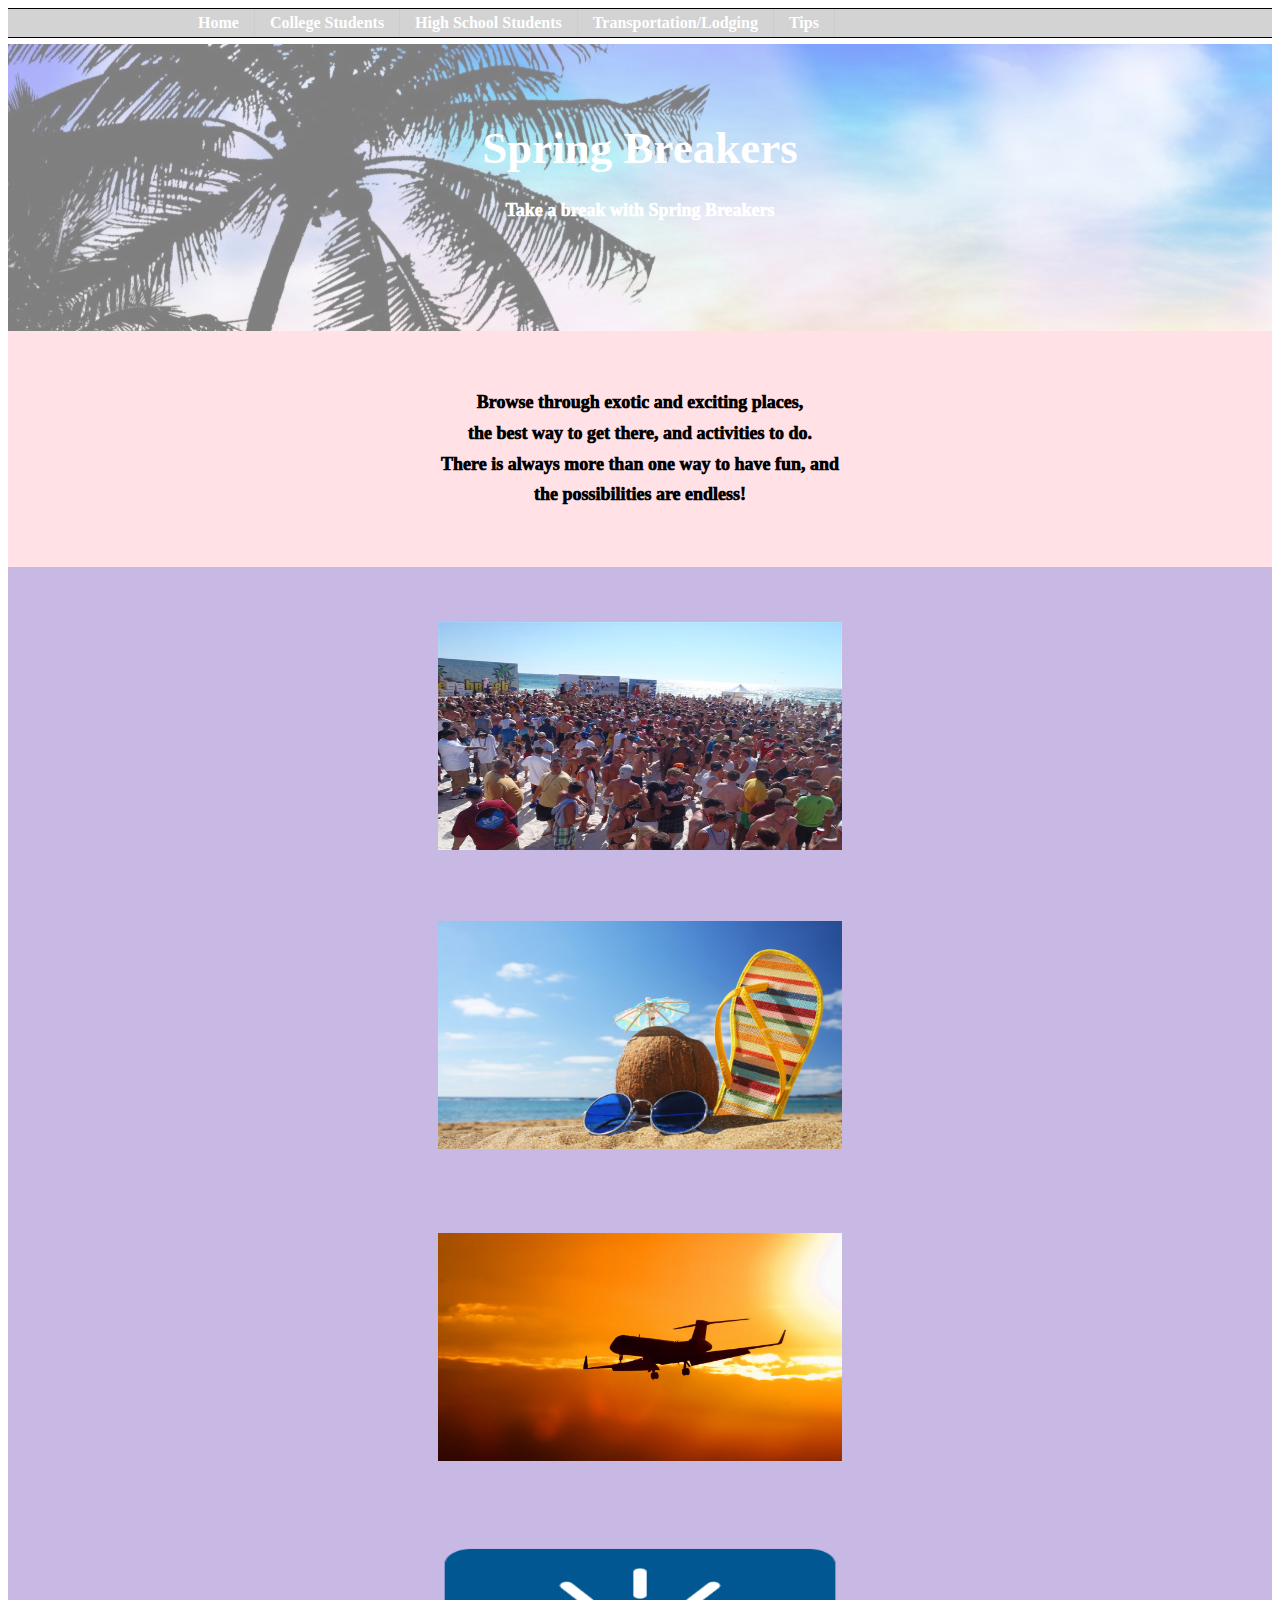
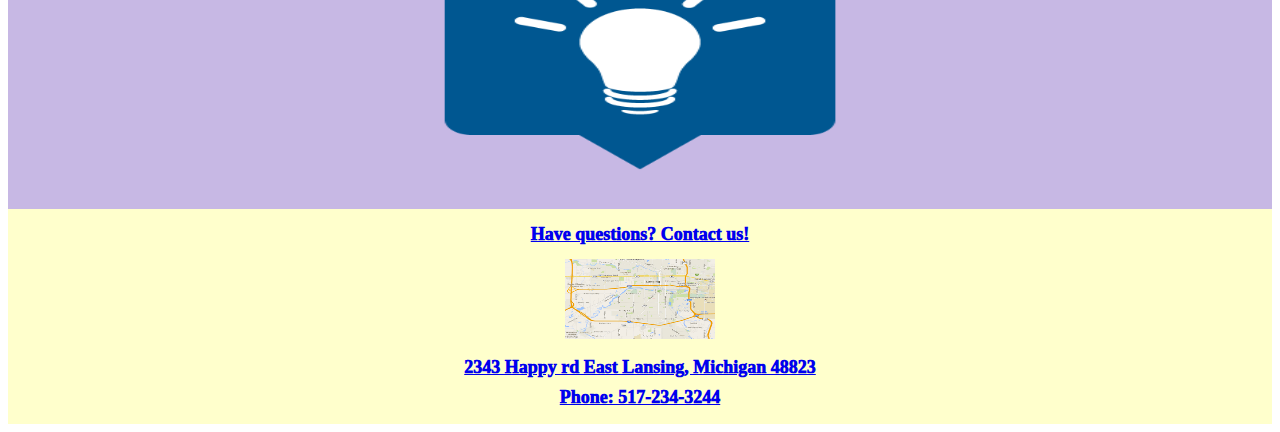
<file: final/Spring Breakers (Final)/index.html>
<!DOCTYPE html>
<!--[if lt IE 7]>      <html class="no-js lt-ie9 lt-ie8 lt-ie7"> <![endif]-->
<!--[if IE 7]>         <html class="no-js lt-ie9 lt-ie8"> <![endif]-->
<!--[if IE 8]>         <html class="no-js lt-ie9"> <![endif]-->
<!--[if gt IE 8]><!--> <html class="no-js"> <!--<![endif]-->
    <head>
        <meta charset="utf-8">
        <meta http-equiv="X-UA-Compatible" content="IE=edge">
        <title></title>
        <meta name="description" content="">
        <meta name="viewport" content="width=device-width, initial-scale=1">

        <!-- Place favicon.ico and apple-touch-icon.png in the root directory -->


        <link rel="stylesheet" href="css/application.css">
        <script src="js/vendor/modernizr-2.6.2.min.js"></script>
    </head>
    <body>
        <!--[if lt IE 7]>
            <p class="browsehappy">You are using an <strong>outdated</strong> browser. Please <a href="http://browsehappy.com/">upgrade your browser</a> to improve your experience.</p>
        <![endif]-->

        <!-- Add your site or application content here -->
        <ul id="nav">
          <li><a href="index.html">Home</a></li>
          <li><a href="college.html">College Students</a></li>
          <li><a href="hs.html">High School Students</a></li>
          <li><a href="tran.html">Transportation/Lodging</a></li>
          <li><a href="tips.html">Tips</a></li>
        </ul>

        <br>
      </br>
        <header>
          <h1>Spring Breakers</h1>
          <p> Take a break with Spring Breakers</p>
        </header>

        <section id="about">
          <div id="about_section">

            <p>Browse through exotic and exciting places,</p>
            <p>the best way to get there, and activities to do.</p>
            <p>There is always more than one way to have fun, and </p>
            <p>the possibilities are endless!</p>

          </div>
        </section>

        <main id="pages">

          <div id="college">
          <center><div id="college"> <a href="college.html"><img src="css/college.jpg" alt="college" style="width:404px;height:228px">
            <div class="overlay"><br />
            <span>College Students</span></div>
          </div>
          </div></center>
        </div>


        <div id="hs">
          <center><div id="hs"> <a href="hs.html"><img src="css/hs.jpg" alt="hs" style="width:404px;height:228px">
            <div class="overlay"><br />
              <span>High School Students</span></div>
            </div>
            </div></center>
          </div>

          <div id="tra">
          <center><div id="tran"> <a href="tran.html"><img src="css/airplane.jpg" alt="Tran" style="width:404px;height:228px">
            <div class="overlay"><br />
              <span>Transportation/Lodging</span></div>
            </div>
          </div></center>
          </div>

          <div id="tipp">
          <center><div id="tip"> <a href="tips.html"> <img src="css/tip.png" alt="tip" style="width:404px;height:228px">
            <div class="overlay"><br />
              <span>Tips</span></div>
            </div>

      </main>


          <footer>
            <p> Have questions? Contact us!</p>
            <center><img src="css/map.png" alt="tip" style="width:150px;height:80px"></center>
            <p> 2343 Happy rd East Lansing, Michigan 48823</p>
            <p>Phone: 517-234-3244</p>
          </footer>





        <script src="//ajax.googleapis.com/ajax/libs/jquery/1.10.2/jquery.min.js"></script>
        <script>window.jQuery || document.write('<script src="js/vendor/jquery-1.10.2.min.js"><\/script>')</script>
        <script src="js/plugins.js"></script>
        <script src="js/main.js"></script>

        <!-- Google Analytics: change UA-XXXXX-X to be your site's ID. -->
        <script>
            (function(b,o,i,l,e,r){b.GoogleAnalyticsObject=l;b[l]||(b[l]=
            function(){(b[l].q=b[l].q||[]).push(arguments)});b[l].l=+new Date;
            e=o.createElement(i);r=o.getElementsByTagName(i)[0];
            e.src='//www.google-analytics.com/analytics.js';
            r.parentNode.insertBefore(e,r)}(window,document,'script','ga'));
            ga('create','UA-XXXXX-X');ga('send','pageview');
        </script>
    </body>
</html>
</file>
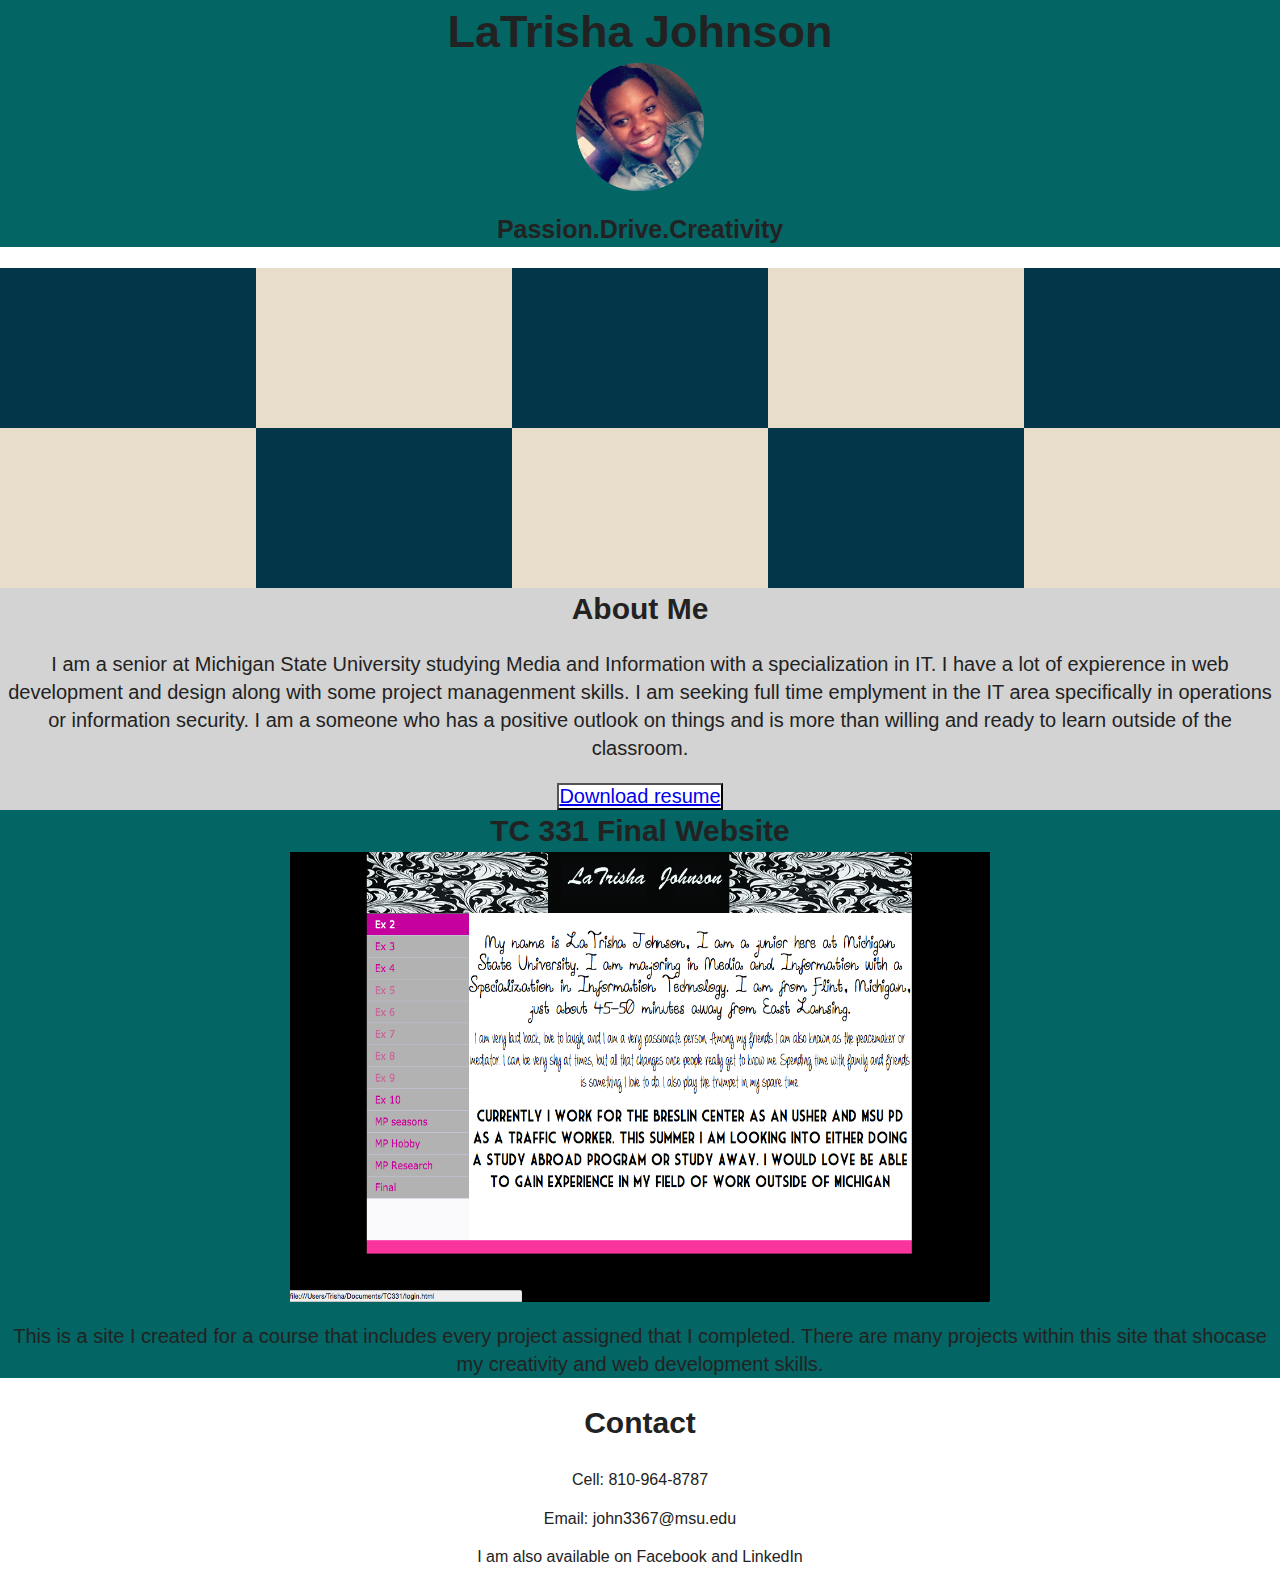
<file: week7/portfolio /index.html>
<!DOCTYPE html>
<!--[if lt IE 7]>      <html class="no-js lt-ie9 lt-ie8 lt-ie7"> <![endif]-->
<!--[if IE 7]>         <html class="no-js lt-ie9 lt-ie8"> <![endif]-->
<!--[if IE 8]>         <html class="no-js lt-ie9"> <![endif]-->
<!--[if gt IE 8]><!--> <html class="no-js"> <!--<![endif]-->
    <head>
        <meta charset="utf-8">
        <meta http-equiv="X-UA-Compatible" content="IE=edge">
        <title></title>
        <meta name="description" content="">
        <meta name="viewport" content="width=device-width, initial-scale=1">

        <!-- Place favicon.ico and apple-touch-icon.png in the root directory -->

        <link rel="stylesheet" href="css/normalize.css">
        <link rel="stylesheet" href="css/main.css">
        <script src="js/vendor/modernizr-2.6.2.min.js"></script>
    </head>
    <body>


        <!-- Fix all buttons/clean them up, add links, add about me section, clean up and add more to feature section, TURN IN :)-->
<main class="Trisha-home" id="masthead">
            <h1>LaTrisha Johnson</h1>
            <img src="img/trish.png" alt="me" style="width:128px;height:128px">
            <h2>Passion.Drive.Creativity</h2>

    </main>

      <ul class="media-grid media-grid-sm">
       <li></li>
       <li></li>
       <li></li>
       <li></li>
       <li></li>
       <li></li>
       <li></li>
       <li></li>
       <li></li>
       <li></li>

      </ul>


      <main class="About-me" id="me">
                 <h2>About Me</h2>
                 <p>I am a senior at Michigan State University studying Media and Information with a specialization in IT.
                 I have a lot of expierence in web development and design along with some project managenment skills.
                 I am seeking full time emplyment in the IT area specifically in operations or information security.
                 I am a someone who has a positive outlook on things and is more than willing and ready to learn outside of the classroom.</p>
                 <button>
                    <a href="doc/Resume.doc">Download resume</a>
                  </button>
         </main>


  <main class="Feature-home" id="feature">
            <h2>TC 331 Final Website</h2>
            <img src="img/tc331.png" alt="me" style="width:700px;height:450px">
            <p>This is a site I created for a course that includes every project assigned that I completed.
              There are many projects within this site that shocase my creativity and web development skills.
             </p>

    </main>


  <main class="contact-home" id="contact">
            <h2>Contact</h2>

          <p> Cell: 810-964-8787</p>
          <p> Email: john3367@msu.edu</p>
          <p> I am also available on Facebook and LinkedIn</p>

    </main>



        <script src="//ajax.googleapis.com/ajax/libs/jquery/1.10.2/jquery.min.js"></script>
        <script>window.jQuery || document.write('<script src="js/vendor/jquery-1.10.2.min.js"><\/script>')</script>
        <script src="js/plugins.js"></script>
        <script src="js/main.js"></script>

        <!-- Google Analytics: change UA-XXXXX-X to be your site's ID. -->
        <script>
            (function(b,o,i,l,e,r){b.GoogleAnalyticsObject=l;b[l]||(b[l]=
            function(){(b[l].q=b[l].q||[]).push(arguments)});b[l].l=+new Date;
            e=o.createElement(i);r=o.getElementsByTagName(i)[0];
            e.src='//www.google-analytics.com/analytics.js';
            r.parentNode.insertBefore(e,r)}(window,document,'script','ga'));
            ga('create','UA-XXXXX-X');ga('send','pageview');
        </script>
    </body>
</html>
</file>
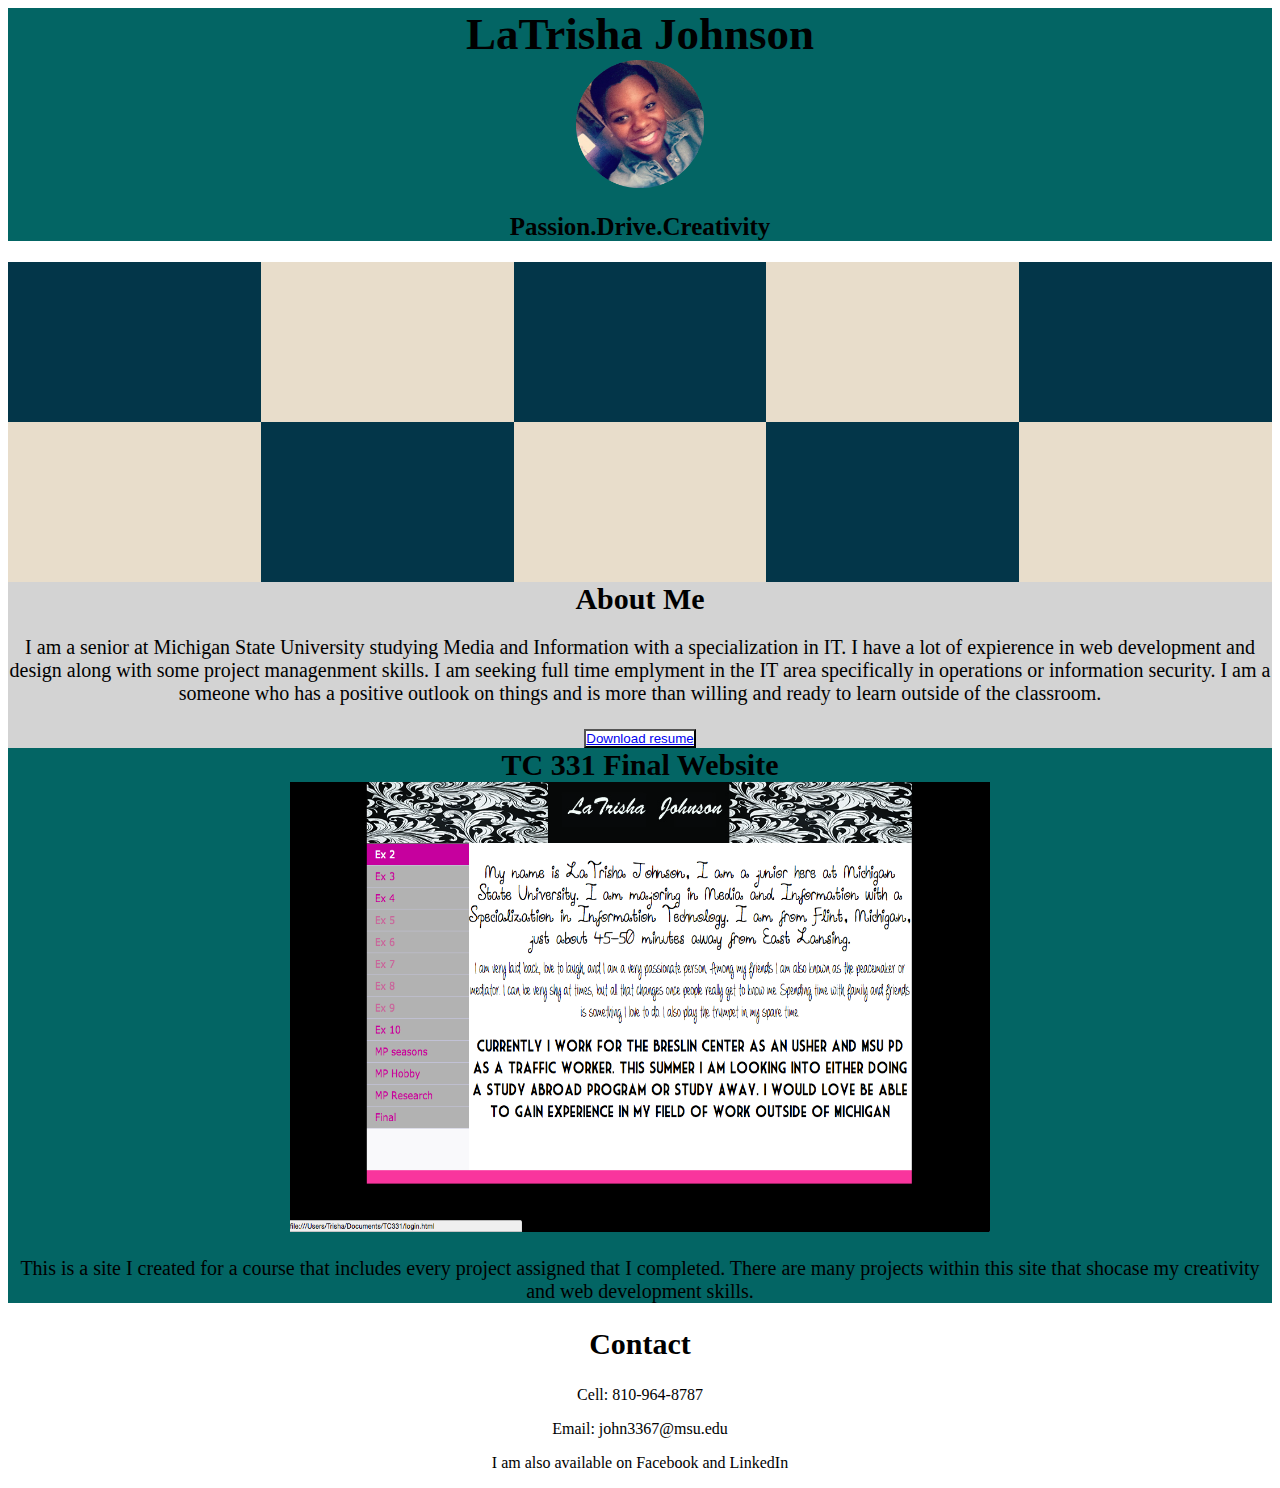
<file: week8/portfolio /index.html>
<!DOCTYPE html>
<!--[if lt IE 7]>      <html class="no-js lt-ie9 lt-ie8 lt-ie7"> <![endif]-->
<!--[if IE 7]>         <html class="no-js lt-ie9 lt-ie8"> <![endif]-->
<!--[if IE 8]>         <html class="no-js lt-ie9"> <![endif]-->
<!--[if gt IE 8]><!--> <html class="no-js"> <!--<![endif]-->
    <head>
        <meta charset="utf-8">
        <meta http-equiv="X-UA-Compatible" content="IE=edge">
        <title></title>
        <meta name="description" content="">
        <meta name="viewport" content="width=device-width, initial-scale=1">

        <!-- Place favicon.ico and apple-touch-icon.png in the root directory -->

        <link rel="stylesheet" href="css/application.css">
        <!--<link rel="stylesheet" href="css/main.css">-->
        <script src="js/vendor/modernizr-2.6.2.min.js"></script>
    </head>
    <body>


        <!--Begin Code :)-->
<main class="Trisha-home" id="masthead">
            <h1>LaTrisha Johnson</h1>
            <img src="img/trish.png" alt="me" style="width:128px;height:128px">
            <h2>Passion.Drive.Creativity</h2>

    </main>

<section class="med-grd" id="media-grid">
      <ul class="media-grid media-grid-sm">
       <li></li>
       <li></li>
       <li></li>
       <li></li>
       <li></li>
       <li></li>
       <li></li>
       <li></li>
       <li></li>
       <li></li>

      </ul>
    </section>


      <main class="About-me" id="me">
                 <h2>About Me</h2>
                 <p>I am a senior at Michigan State University studying Media and Information with a specialization in IT.
                 I have a lot of expierence in web development and design along with some project managenment skills.
                 I am seeking full time emplyment in the IT area specifically in operations or information security.
                 I am a someone who has a positive outlook on things and is more than willing and ready to learn outside of the classroom.</p>
                 <button>
                    <a href="doc/Resume.doc">Download resume</a>
                  </button>
         </main>


  <main class="Feature-home" id="feature">
            <h2>TC 331 Final Website</h2>
            <img src="img/tc331.png" alt="me" style="width:700px;height:450px">
            <p>This is a site I created for a course that includes every project assigned that I completed.
              There are many projects within this site that shocase my creativity and web development skills.
             </p>

    </main>


  <main class="contact-home" id="contact">
            <h2>Contact</h2>

          <p> Cell: 810-964-8787</p>
          <p> Email: john3367@msu.edu</p>
          <p> I am also available on Facebook and LinkedIn</p>

    </main>



        <script src="//ajax.googleapis.com/ajax/libs/jquery/1.10.2/jquery.min.js"></script>
        <script>window.jQuery || document.write('<script src="js/vendor/jquery-1.10.2.min.js"><\/script>')</script>
        <script src="js/plugins.js"></script>
        <script src="js/main.js"></script>

        <!-- Google Analytics: change UA-XXXXX-X to be your site's ID. -->
        <script>
            (function(b,o,i,l,e,r){b.GoogleAnalyticsObject=l;b[l]||(b[l]=
            function(){(b[l].q=b[l].q||[]).push(arguments)});b[l].l=+new Date;
            e=o.createElement(i);r=o.getElementsByTagName(i)[0];
            e.src='//www.google-analytics.com/analytics.js';
            r.parentNode.insertBefore(e,r)}(window,document,'script','ga'));
            ga('create','UA-XXXXX-X');ga('send','pageview');
        </script>
    </body>
</html>
</file>
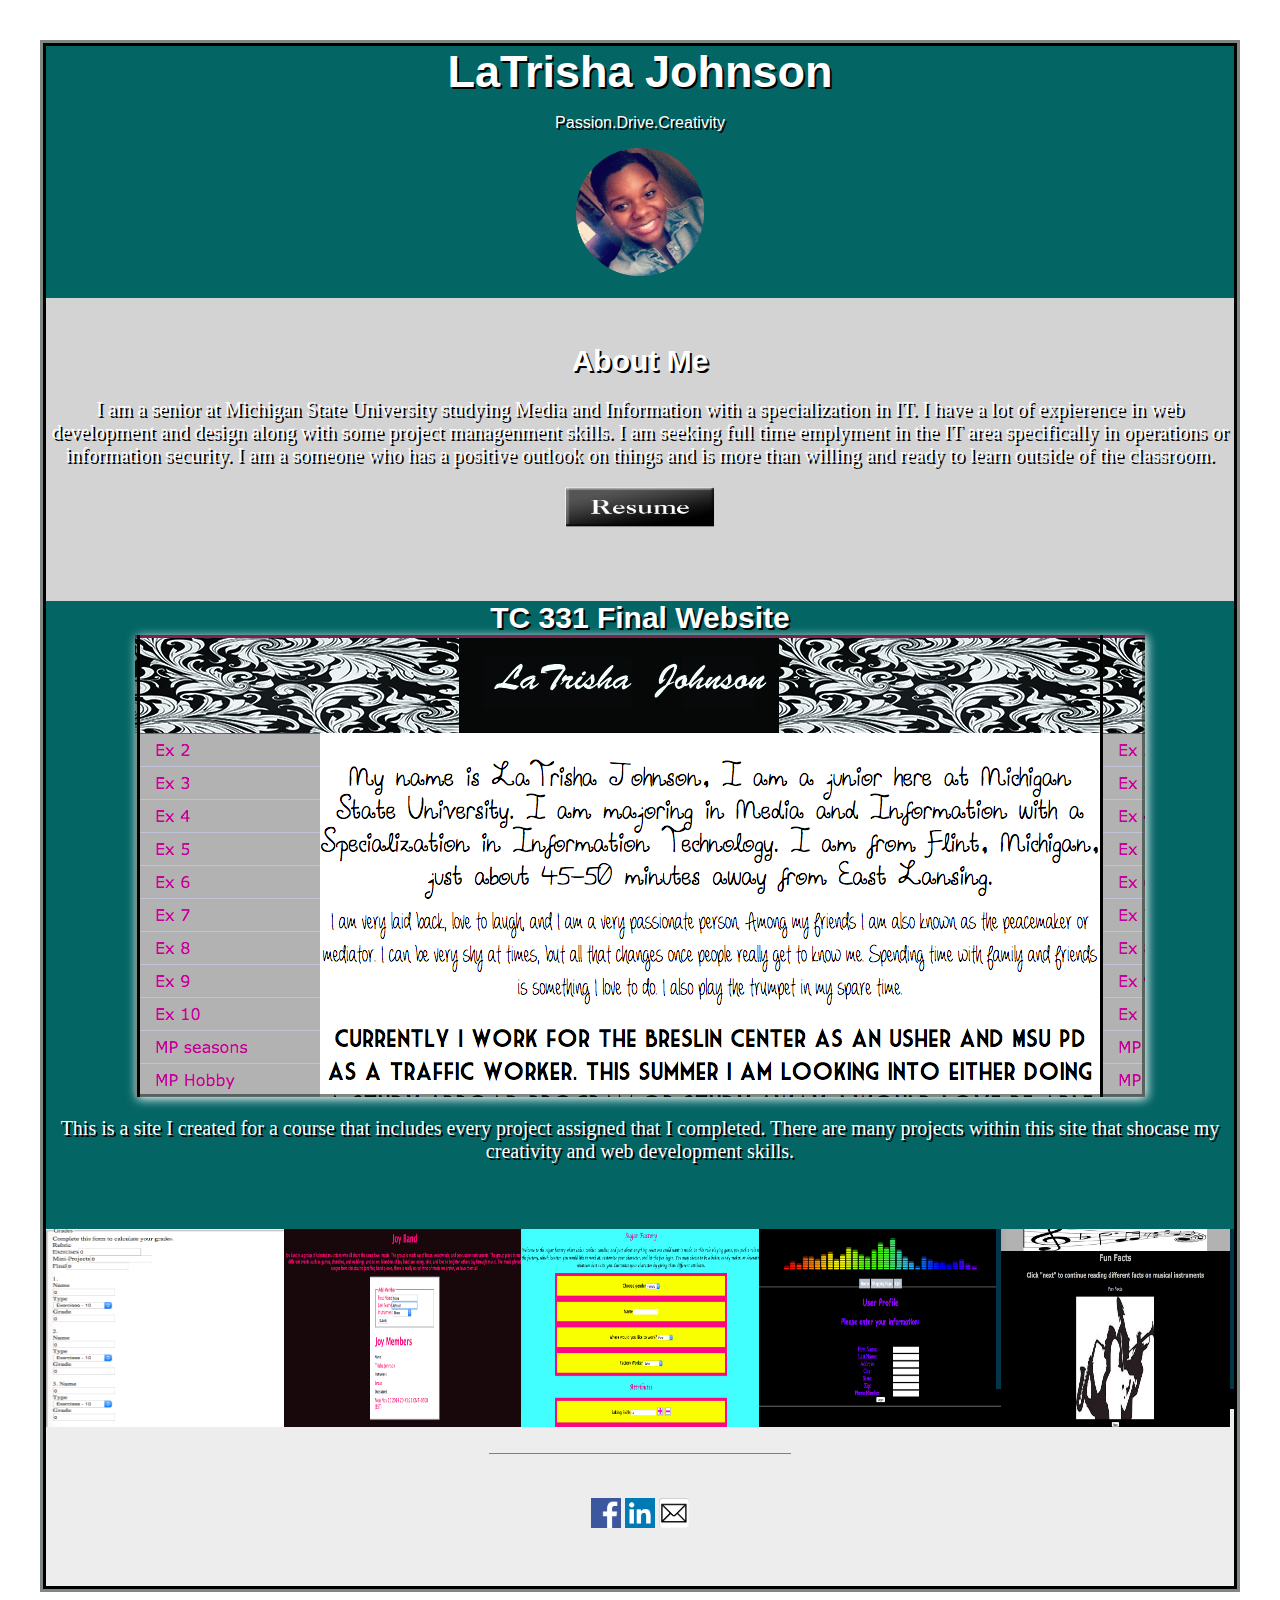
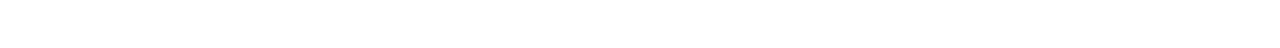
<file: week9/portfolio /index.html>
<!DOCTYPE html>
<!--[if lt IE 7]>      <html class="no-js lt-ie9 lt-ie8 lt-ie7"> <![endif]-->
<!--[if IE 7]>         <html class="no-js lt-ie9 lt-ie8"> <![endif]-->
<!--[if IE 8]>         <html class="no-js lt-ie9"> <![endif]-->
<!--[if gt IE 8]><!--> <html class="no-js"> <!--<![endif]-->
    <head>
        <meta charset="utf-8">
        <meta http-equiv="X-UA-Compatible" content="IE=edge">
        <title></title>
        <meta name="description" content="">
        <meta name="viewport" content="width=device-width, initial-scale=1">

        <!-- Place favicon.ico and apple-touch-icon.png in the root directory -->

        <link rel="stylesheet" href="css/application.css">
        <!--<link rel="stylesheet" href="css/main.css">-->
        <script src="js/vendor/modernizr-2.6.2.min.js"></script>
    </head>
    <body>


        <!--Begin Code :)-->

<div class='example'>
  <div id='padding-box'>

<section class="Trisha-home" id="masthead">
            <font face="Gill Sans, sans-serif"><h1>LaTrisha Johnson</h1></font>
            <font face="Gill Sans, sans-serif"><p>Passion.Drive.Creativity</p></font>
            <img src="img/trish.png" alt="me" style="width:128px;height:128px">
            <br>
            </br>

</section>

      <section class="About-me" id="me">
                <br>
                </br>
                 <font face="Gill Sans, sans-serif"><h2>About Me</h2></font>
                 <p>I am a senior at Michigan State University studying Media and Information with a specialization in IT.
                 I have a lot of expierence in web development and design along with some project managenment skills.
                 I am seeking full time emplyment in the IT area specifically in operations or information security.
                 I am a someone who has a positive outlook on things and is more than willing and ready to learn outside of the classroom.</p>

                  <a href="doc/Resume.doc"> <img src = "img/res.gif" style="width:150px;height:40px"></a>

                  <br>
                  </br>
                  <br>
                </br>
         </section>





  <section class="Feature-home" id="feature">
            <font face="Gill Sans, sans-serif"><h2>TC 331 Final Website</h2></font>
            <center><div class='img' id='height'</div></center>
            <p>This is a site I created for a course that includes every project assigned that I completed.
              There are many projects within this site that shocase my creativity and web development skills.
            </p>
             <br>
             </br>

    </section>

<section class="med-grd" id="media-grid">
      <ul class="media-grid media-grid-sm">
       <li><img src="img/img1.png" alt="me" style="width:243px;height:198px"></li>
       <li><img src="img/img2.png" alt="me" style="width:243px;height:198px"></li>
       <li><img src="img/img3.png" alt="me" style="width:243px;height:198px"></li>
       <li><img src="img/img4.png" alt="me" style="width:243px;height:198px"></li>
       <li><img src="img/img5.png" alt="me" style="width:229px;height:198px"></li>
     </ul>
    </section>

<br>
</br>
<br>
</br>
<br>
</br>
<br>
</br>
<br>
</br>

  <section class="contact-home" id="contact">
<br>
</br>
 <hr noshade size=1.5 width=300>
<br>
</br>

              <img src = "img/fb.jpg" style="width:30px;height:30px"ONCLICK="window.location.href='http://www.facebook.com/'">
            <img src = "img/li.png" style="width:30px;height:30px" ONCLICK="window.location.href='http://www.linkedin.com/'">
          <a href="mailto:john3367@msu.edu"><img src = "img/mail.png" style="width:30px;height:30px"></a>
        <br>
      </br>
      <br>
    </br>
    </section>

</div>


        <script src="//ajax.googleapis.com/ajax/libs/jquery/1.10.2/jquery.min.js"></script>
        <script>window.jQuery || document.write('<script src="js/vendor/jquery-1.10.2.min.js"><\/script>')</script>
        <script src="js/plugins.js"></script>
        <script src="js/main.js"></script>

        <!-- Google Analytics: change UA-XXXXX-X to be your site's ID. -->
        <script>
            (function(b,o,i,l,e,r){b.GoogleAnalyticsObject=l;b[l]||(b[l]=
            function(){(b[l].q=b[l].q||[]).push(arguments)});b[l].l=+new Date;
            e=o.createElement(i);r=o.getElementsByTagName(i)[0];
            e.src='//www.google-analytics.com/analytics.js';
            r.parentNode.insertBefore(e,r)}(window,document,'script','ga'));
            ga('create','UA-XXXXX-X');ga('send','pageview');
        </script>
    </body>
</html>
</file>
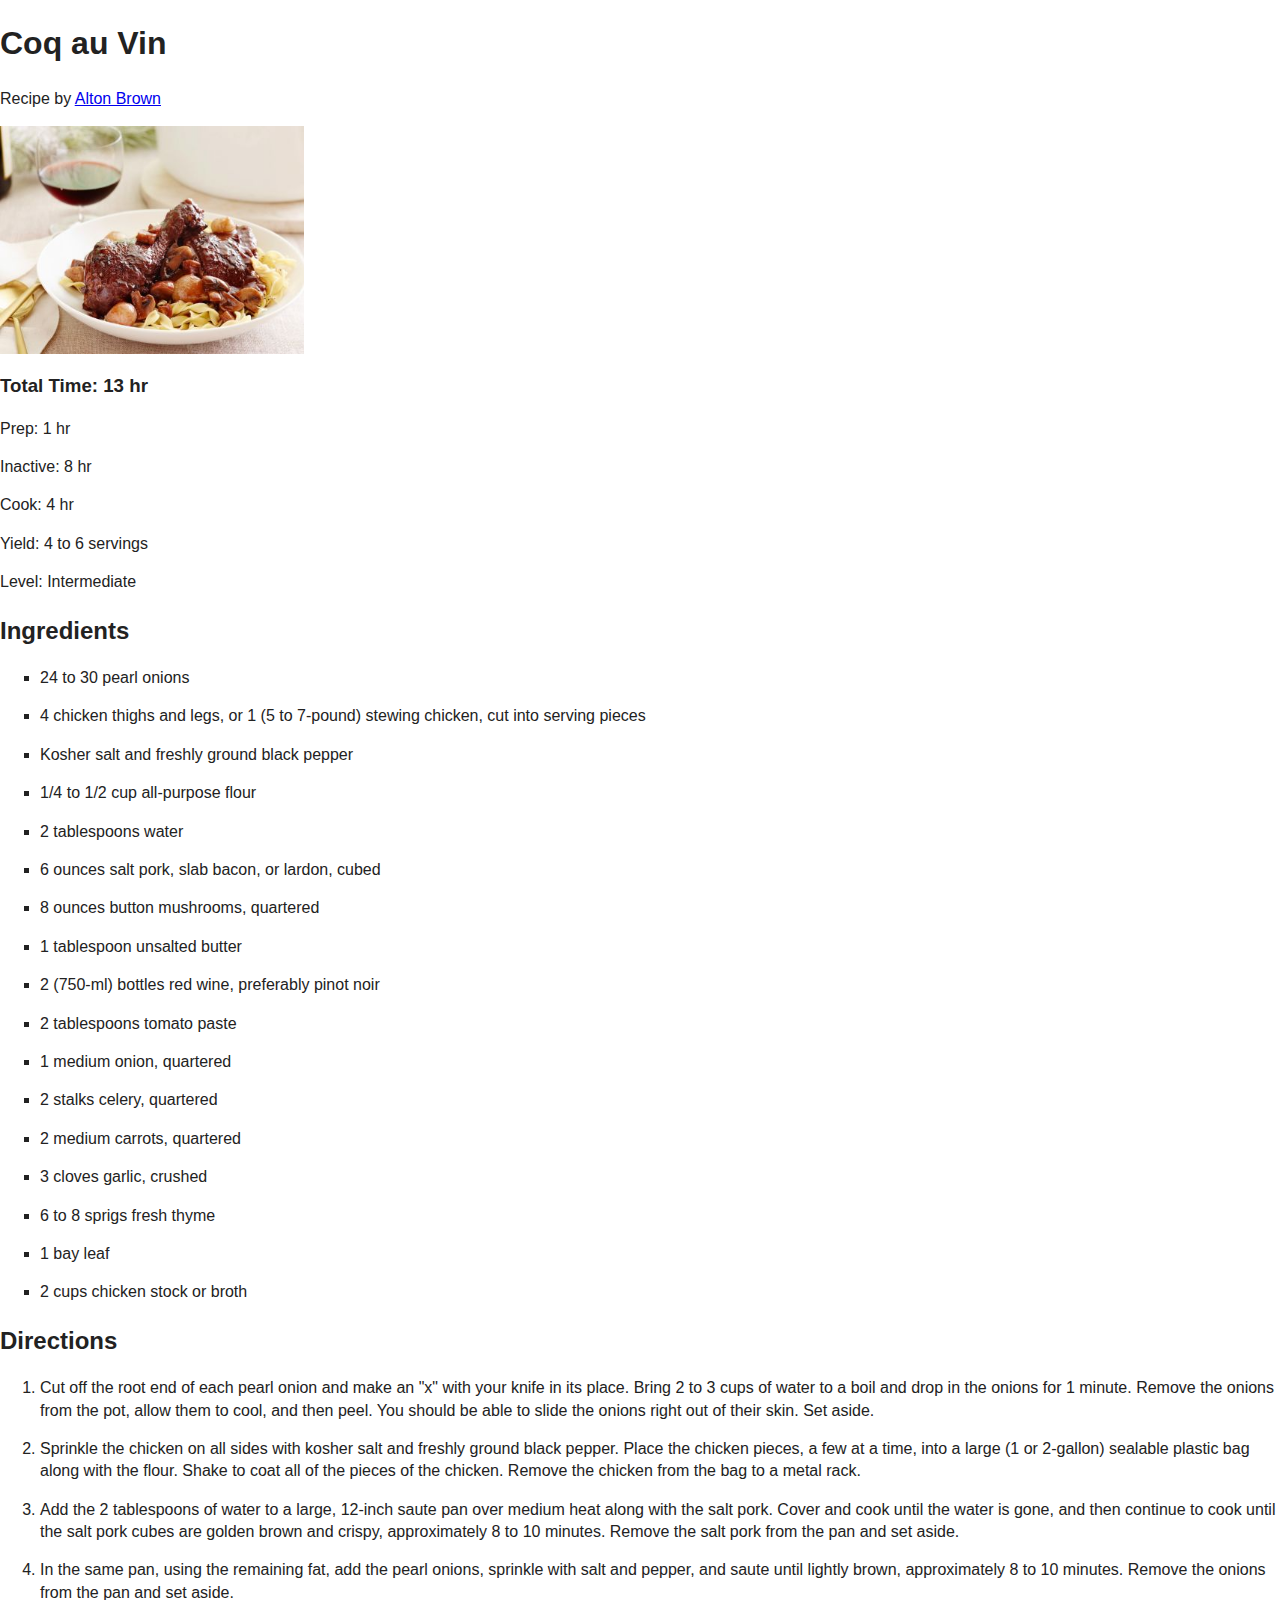
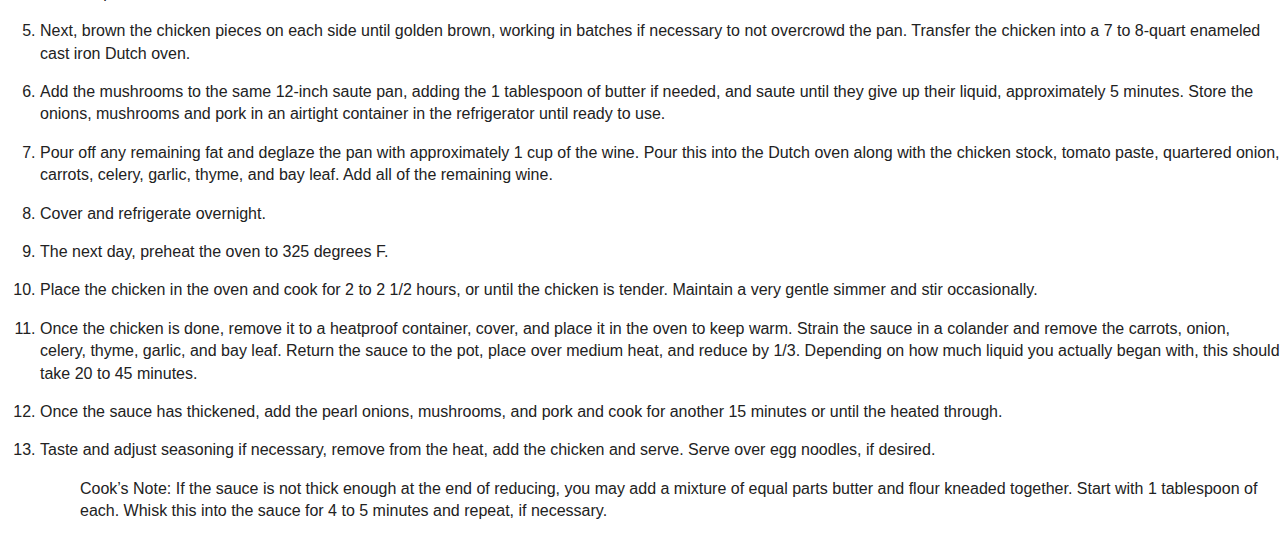
<file: week3/Recipe /Lab3 (Recipe)/index.html>
<!DOCTYPE html>
<!--[if lt IE 7]>      <html class="no-js lt-ie9 lt-ie8 lt-ie7"> <![endif]-->
<!--[if IE 7]>         <html class="no-js lt-ie9 lt-ie8"> <![endif]-->
<!--[if IE 8]>         <html class="no-js lt-ie9"> <![endif]-->
<!--[if gt IE 8]><!--> <html class="no-js"> <!--<![endif]-->
    <head>
        <meta charset="utf-8">
        <meta http-equiv="X-UA-Compatible" content="IE=edge">
        <title></title>
        <meta name="description" content="">
        <meta name="viewport" content="width=device-width, initial-scale=1">

        <!-- Place favicon.ico and apple-touch-icon.png in the root directory -->

        <link rel="stylesheet" href="css/normalize.css">
        <link rel="stylesheet" href="css/main.css">
        <script src="js/vendor/modernizr-2.6.2.min.js"></script>
    </head>
    <body>
<!-- Add your site or application content here -->

<h1> Coq au Vin</h1>
<p> Recipe by <a href="http://www.foodnetwork.com/recipes/alton-brown/coq-au-vin-recipe.html">Alton Brown</a></p>

<img src="pic.jpeg" alt="Food" style="width:304px;height:228px">


<h3> Total Time: 13 hr</h3>
<p> Prep: 1 hr</p>
<p> Inactive: 8 hr </p>
<p> Cook: 4 hr</p>
<p> Yield: 4 to 6 servings</p>
<p> Level: Intermediate</p>


<h2> Ingredients </h2>

<ul>
<li><p> 24 to 30 pearl onions</p></li>
<li><p> 4 chicken thighs and legs, or 1 (5 to 7-pound) stewing chicken, cut into serving pieces</p></li>
<li><p> Kosher salt and freshly ground black pepper</p></li>
<li><p> 1/4 to 1/2 cup all-purpose flour</p></li>
<li><p> 2 tablespoons water</p></li>
<li><p> 6 ounces salt pork, slab bacon, or lardon, cubed</p></li>
<li><p> 8 ounces button mushrooms, quartered</p></li>
<li><p> 1 tablespoon unsalted butter</p></li>
<li><p> 2 (750-ml) bottles red wine, preferably pinot noir</p></li>
<li><p> 2 tablespoons tomato paste</p></li>
<li><p> 1 medium onion, quartered</p></li>
<li><p> 2 stalks celery, quartered</p></li>
<li><p> 2 medium carrots, quartered</p></li>
<li><p> 3 cloves garlic, crushed</p></li>
<li><p> 6 to 8 sprigs fresh thyme</p></li>
<li><p> 1 bay leaf</p></li>
<li><p> 2 cups chicken stock or broth</p></li>
</ul>

<h2> Directions </h2>

<ol>
<li><p> Cut off the root end of each pearl onion and make an "x" with your knife in its place. Bring 2 to 3 cups of water to a boil and drop in the onions for 1 minute. Remove the onions from the pot, allow them to cool, and then peel. You should be able to slide the onions right out of their skin. Set aside.</p></li>

<li><p>Sprinkle the chicken on all sides with kosher salt and freshly ground black pepper. Place the chicken pieces, a few at a time, into a large (1 or 2-gallon) sealable plastic bag along with the flour. Shake to coat all of the pieces of the chicken. Remove the chicken from the bag to a metal rack.</p></li>

<li><p>Add the 2 tablespoons of water to a large, 12-inch saute pan over medium heat along with the salt pork. Cover and cook until the water is gone, and then continue to cook until the salt pork cubes are golden brown and crispy, approximately 8 to 10 minutes. Remove the salt pork from the pan and set aside.</p></li>

<li><p>In the same pan, using the remaining fat, add the pearl onions, sprinkle with salt and pepper, and saute until lightly brown, approximately 8 to 10 minutes. Remove the onions from the pan and set aside. </p></li>

<li><p>Next, brown the chicken pieces on each side until golden brown, working in batches if necessary to not overcrowd the pan. Transfer the chicken into a 7 to 8-quart enameled cast iron Dutch oven.</p></li>

<li><p>Add the mushrooms to the same 12-inch saute pan, adding the 1 tablespoon of butter if needed, and saute until they give up their liquid, approximately 5 minutes. Store the onions, mushrooms and pork in an airtight container in the refrigerator until ready to use.</p></li>

<li><p>Pour off any remaining fat and deglaze the pan with approximately 1 cup of the wine. Pour this into the Dutch oven along with the chicken stock, tomato paste, quartered onion, carrots, celery, garlic, thyme, and bay leaf. Add all of the remaining wine.</p></li>

<li><p>Cover and refrigerate overnight.</p>

<li><p>The next day, preheat the oven to 325 degrees F.</p>

<li><p> Place the chicken in the oven and cook for 2 to 2 1/2 hours, or until the chicken is tender. Maintain a very gentle simmer and stir occasionally.</p></li>

<li><p>Once the chicken is done, remove it to a heatproof container, cover, and place it in the oven to keep warm. Strain the sauce in a colander and remove the carrots, onion, celery, thyme, garlic, and bay leaf. Return the sauce to the pot, place over medium heat, and reduce by 1/3. Depending on how much liquid you actually began with, this should take 20 to 45 minutes.</p></li>

<li><p>Once the sauce has thickened, add the pearl onions, mushrooms, and pork and cook for another 15 minutes or until the heated through.</p></li>

<li><p>Taste and adjust seasoning if necessary, remove from the heat, add the chicken and serve. Serve over egg noodles, if desired.</p></li>
<ol/>

<p> Cook’s Note: If the sauce is not thick enough at the end of reducing, you may add a mixture of equal parts butter and flour kneaded together. Start with 1 tablespoon of each. Whisk this into the sauce for 4 to 5 minutes and repeat, if necessary.</p></li>

        <script src="//ajax.googleapis.com/ajax/libs/jquery/1.10.2/jquery.min.js"></script>
        <script>window.jQuery || document.write('<script src="js/vendor/jquery-1.10.2.min.js"><\/script>')</script>
        <script src="js/plugins.js"></script>
        <script src="js/main.js"></script>

        <!-- Google Analytics: change UA-XXXXX-X to be your site's ID. -->
        <script>
            (function(b,o,i,l,e,r){b.GoogleAnalyticsObject=l;b[l]||(b[l]=
            function(){(b[l].q=b[l].q||[]).push(arguments)});b[l].l=+new Date;
            e=o.createElement(i);r=o.getElementsByTagName(i)[0];
            e.src='//www.google-analytics.com/analytics.js';
            r.parentNode.insertBefore(e,r)}(window,document,'script','ga'));
            ga('create','UA-XXXXX-X');ga('send','pageview');
        </script>
    </body>
</html>
</file>
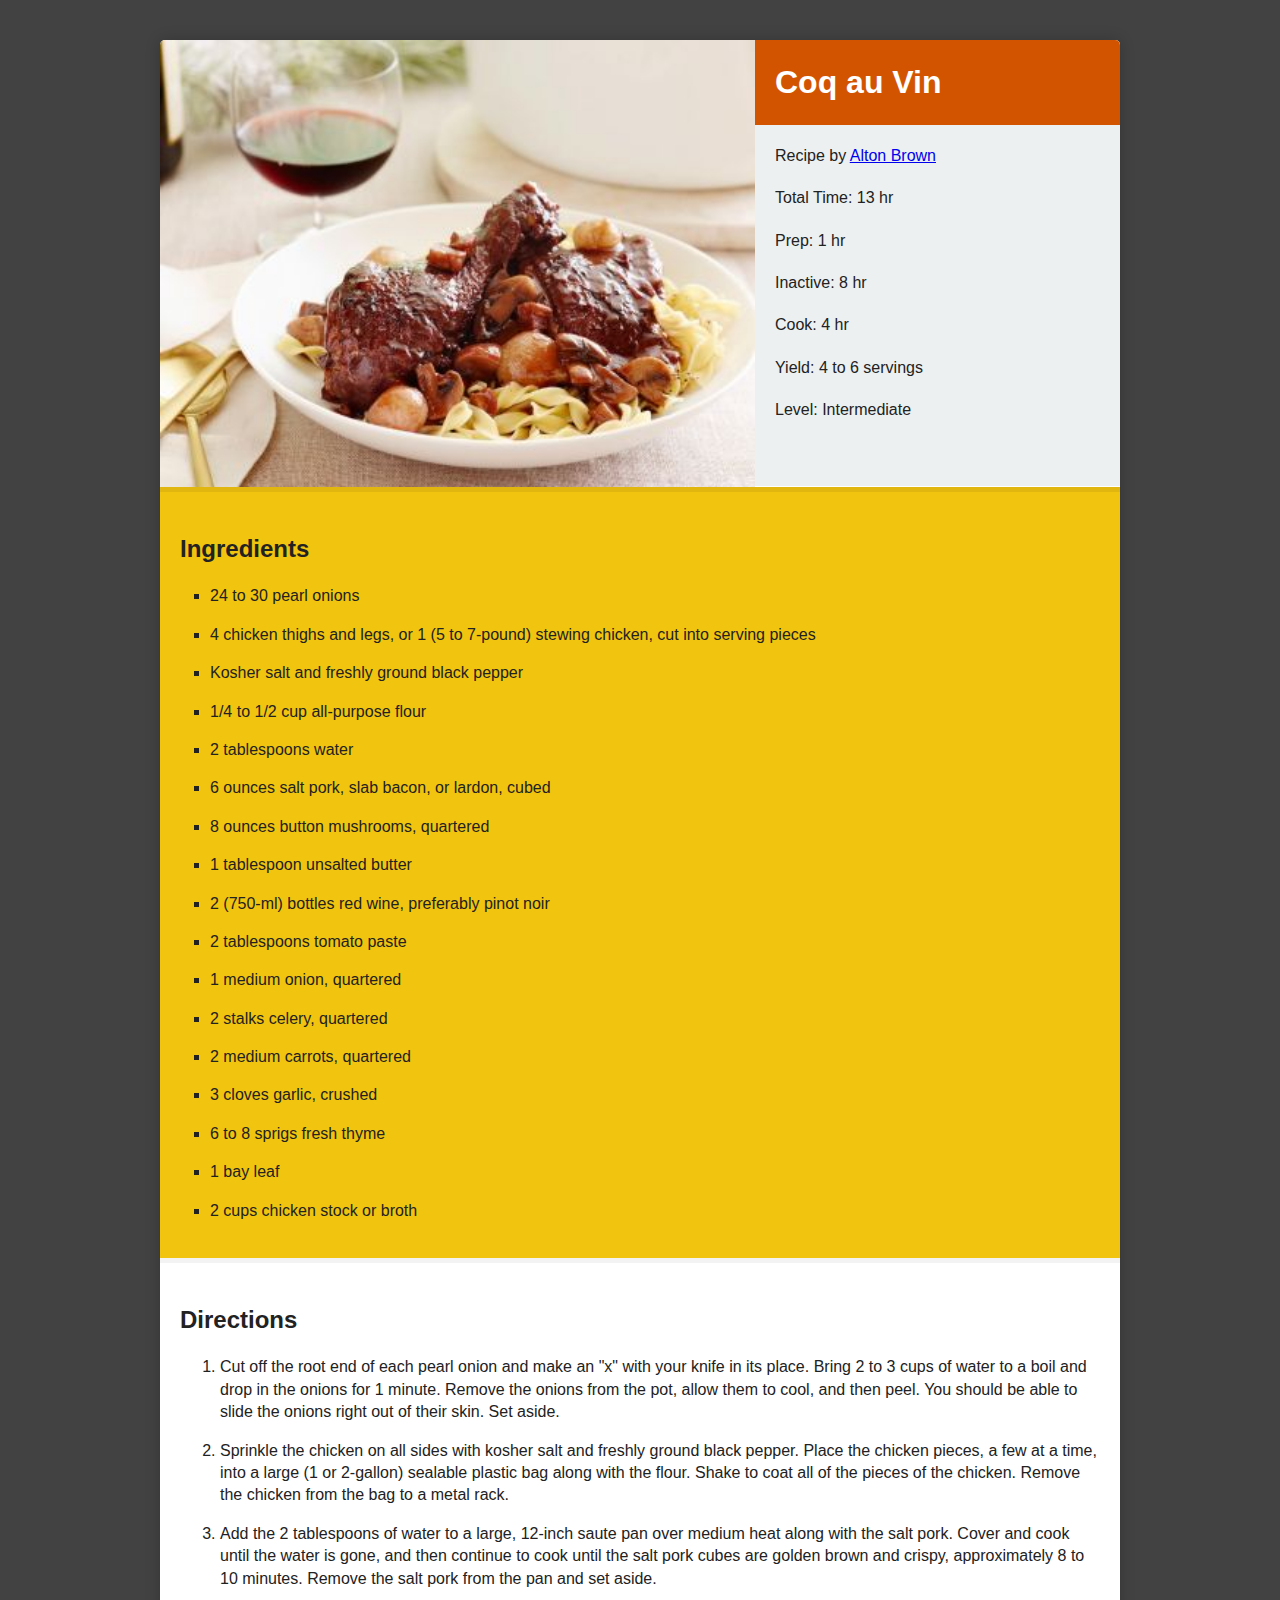
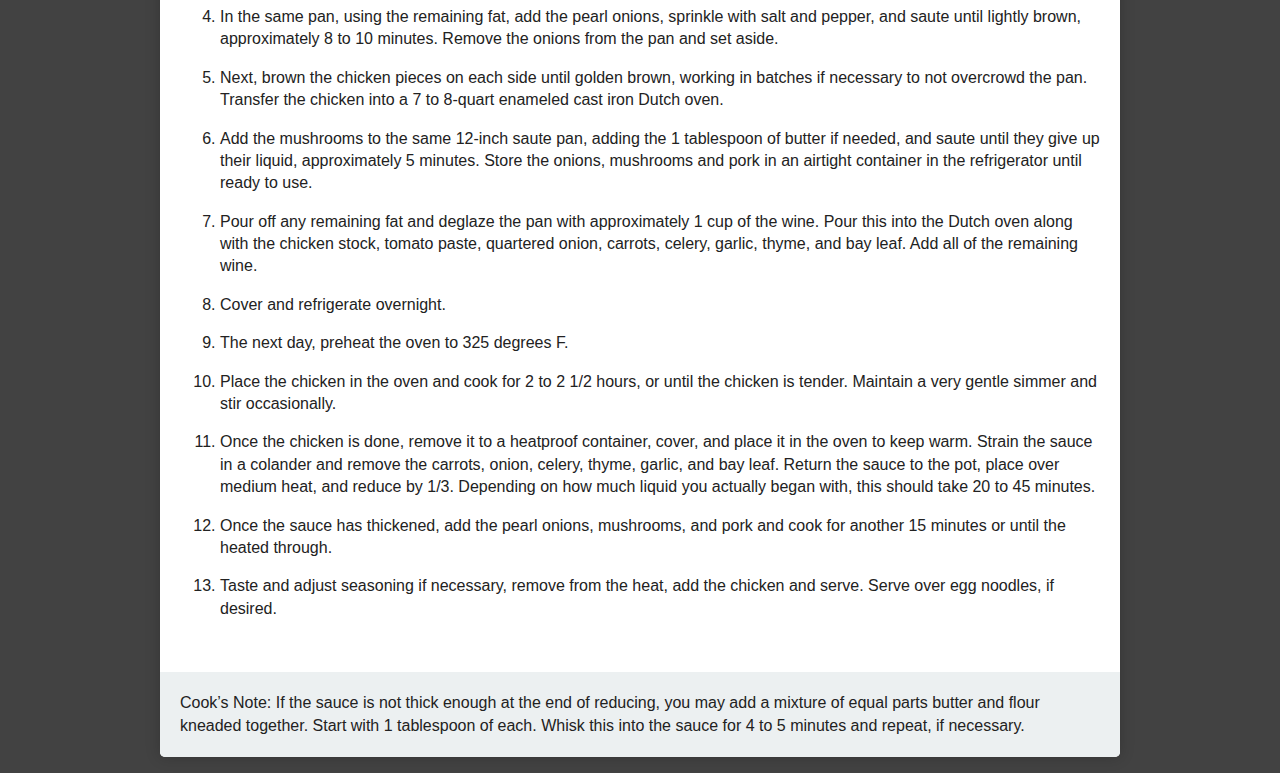
<file: week5/Recipe /Lab5 (Recipe)/index.html>
<!DOCTYPE html>
<!--[if lt IE 7]>      <html class="no-js lt-ie9 lt-ie8 lt-ie7"> <![endif]-->
<!--[if IE 7]>         <html class="no-js lt-ie9 lt-ie8"> <![endif]-->
<!--[if IE 8]>         <html class="no-js lt-ie9"> <![endif]-->
<!--[if gt IE 8]><!--> <html class="no-js"> <!--<![endif]-->
    <head>
        <meta charset="utf-8">
        <meta http-equiv="X-UA-Compatible" content="IE=edge">
        <title></title>
        <meta name="description" content="">
        <meta name="viewport" content="width=device-width, initial-scale=1">

        <!-- Place favicon.ico and apple-touch-icon.png in the root directory -->

        <link rel="stylesheet" href="css/normalize.css">
        <link rel="stylesheet" href="css/main.css">
        <script src="js/vendor/modernizr-2.6.2.min.js"></script>
    </head>
    <body>
<!-- Add your site or application content here -->
<div class="wrap">
  <article class="recipe" id="recipe-1">
        <img src="img/vin.jpeg" alt="Food"> <!-- Foodnetwork.com -->
    <section class="recipe-meta">
    <h1> Coq au Vin</h1>
      <p> Recipe by <a href="http://www.foodnetwork.com/recipes/alton-brown/coq-au-vin-recipe.html">Alton Brown</a></p>
      <p> Total Time: 13 hr</p>
      <p> Prep: 1 hr</p>
      <p> Inactive: 8 hr </p>
      <p> Cook: 4 hr</p>
      <p> Yield: 4 to 6 servings</p>
      <p> Level: Intermediate</p>
    </section>



<section class="ingredients">
<h2> Ingredients </h2>

      <ul>
        <li><p> 24 to 30 pearl onions</p></li>
        <li><p> 4 chicken thighs and legs, or 1 (5 to 7-pound) stewing chicken, cut into serving pieces</p></li>
        <li><p> Kosher salt and freshly ground black pepper</p></li>
        <li><p> 1/4 to 1/2 cup all-purpose flour</p></li>
        <li><p> 2 tablespoons water</p></li>
        <li><p> 6 ounces salt pork, slab bacon, or lardon, cubed</p></li>
        <li><p> 8 ounces button mushrooms, quartered</p></li>
        <li><p> 1 tablespoon unsalted butter</p></li>
        <li><p> 2 (750-ml) bottles red wine, preferably pinot noir</p></li>
        <li><p> 2 tablespoons tomato paste</p></li>
        <li><p> 1 medium onion, quartered</p></li>
        <li><p> 2 stalks celery, quartered</p></li>
        <li><p> 2 medium carrots, quartered</p></li>
        <li><p> 3 cloves garlic, crushed</p></li>
        <li><p> 6 to 8 sprigs fresh thyme</p></li>
        <li><p> 1 bay leaf</p></li>
        <li><p> 2 cups chicken stock or broth</p></li>
      </ul>
      </section>

<section class="directions">
<h2> Directions </h2>

      <ol>
        <li><p> Cut off the root end of each pearl onion and make an "x" with your knife in its place. Bring 2 to 3 cups of water to a boil and drop in the onions for 1 minute. Remove the onions from the pot, allow them to cool, and then peel. You should be able to slide the onions right out of their skin. Set aside.</p></li>

        <li><p>Sprinkle the chicken on all sides with kosher salt and freshly ground black pepper. Place the chicken pieces, a few at a time, into a large (1 or 2-gallon) sealable plastic bag along with the flour. Shake to coat all of the pieces of the chicken. Remove the chicken from the bag to a metal rack.</p></li>

        <li><p>Add the 2 tablespoons of water to a large, 12-inch saute pan over medium heat along with the salt pork. Cover and cook until the water is gone, and then continue to cook until the salt pork cubes are golden brown and crispy, approximately 8 to 10 minutes. Remove the salt pork from the pan and set aside.</p></li>

        <li><p>In the same pan, using the remaining fat, add the pearl onions, sprinkle with salt and pepper, and saute until lightly brown, approximately 8 to 10 minutes. Remove the onions from the pan and set aside. </p></li>

        <li><p>Next, brown the chicken pieces on each side until golden brown, working in batches if necessary to not overcrowd the pan. Transfer the chicken into a 7 to 8-quart enameled cast iron Dutch oven.</p></li>

        <li><p>Add the mushrooms to the same 12-inch saute pan, adding the 1 tablespoon of butter if needed, and saute until they give up their liquid, approximately 5 minutes. Store the onions, mushrooms and pork in an airtight container in the refrigerator until ready to use.</p></li>

        <li><p>Pour off any remaining fat and deglaze the pan with approximately 1 cup of the wine. Pour this into the Dutch oven along with the chicken stock, tomato paste, quartered onion, carrots, celery, garlic, thyme, and bay leaf. Add all of the remaining wine.</p></li>

        <li><p>Cover and refrigerate overnight.</p>

        <li><p>The next day, preheat the oven to 325 degrees F.</p>

        <li><p> Place the chicken in the oven and cook for 2 to 2 1/2 hours, or until the chicken is tender. Maintain a very gentle simmer and stir occasionally.</p></li>

        <li><p>Once the chicken is done, remove it to a heatproof container, cover, and place it in the oven to keep warm. Strain the sauce in a colander and remove the carrots, onion, celery, thyme, garlic, and bay leaf. Return the sauce to the pot, place over medium heat, and reduce by 1/3. Depending on how much liquid you actually began with, this should take 20 to 45 minutes.</p></li>

        <li><p>Once the sauce has thickened, add the pearl onions, mushrooms, and pork and cook for another 15 minutes or until the heated through.</p></li>

        <li><p>Taste and adjust seasoning if necessary, remove from the heat, add the chicken and serve. Serve over egg noodles, if desired.</p></li>
      <ol/>
      </section>
<p class="note"> Cook’s Note: If the sauce is not thick enough at the end of reducing, you may add a mixture of equal parts butter and flour kneaded together. Start with 1 tablespoon of each. Whisk this into the sauce for 4 to 5 minutes and repeat, if necessary.</p></li>
  </article><!-- End Coq Au Vin-->
  </div>
  
        <script src="//ajax.googleapis.com/ajax/libs/jquery/1.10.2/jquery.min.js"></script>
        <script>window.jQuery || document.write('<script src="js/vendor/jquery-1.10.2.min.js"><\/script>')</script>
        <script src="js/plugins.js"></script>
        <script src="js/main.js"></script>

        <!-- Google Analytics: change UA-XXXXX-X to be your site's ID. -->
        <script>
            (function(b,o,i,l,e,r){b.GoogleAnalyticsObject=l;b[l]||(b[l]=
            function(){(b[l].q=b[l].q||[]).push(arguments)});b[l].l=+new Date;
            e=o.createElement(i);r=o.getElementsByTagName(i)[0];
            e.src='//www.google-analytics.com/analytics.js';
            r.parentNode.insertBefore(e,r)}(window,document,'script','ga'));
            ga('create','UA-XXXXX-X');ga('send','pageview');
        </script>
    </body>
</html>
</file>
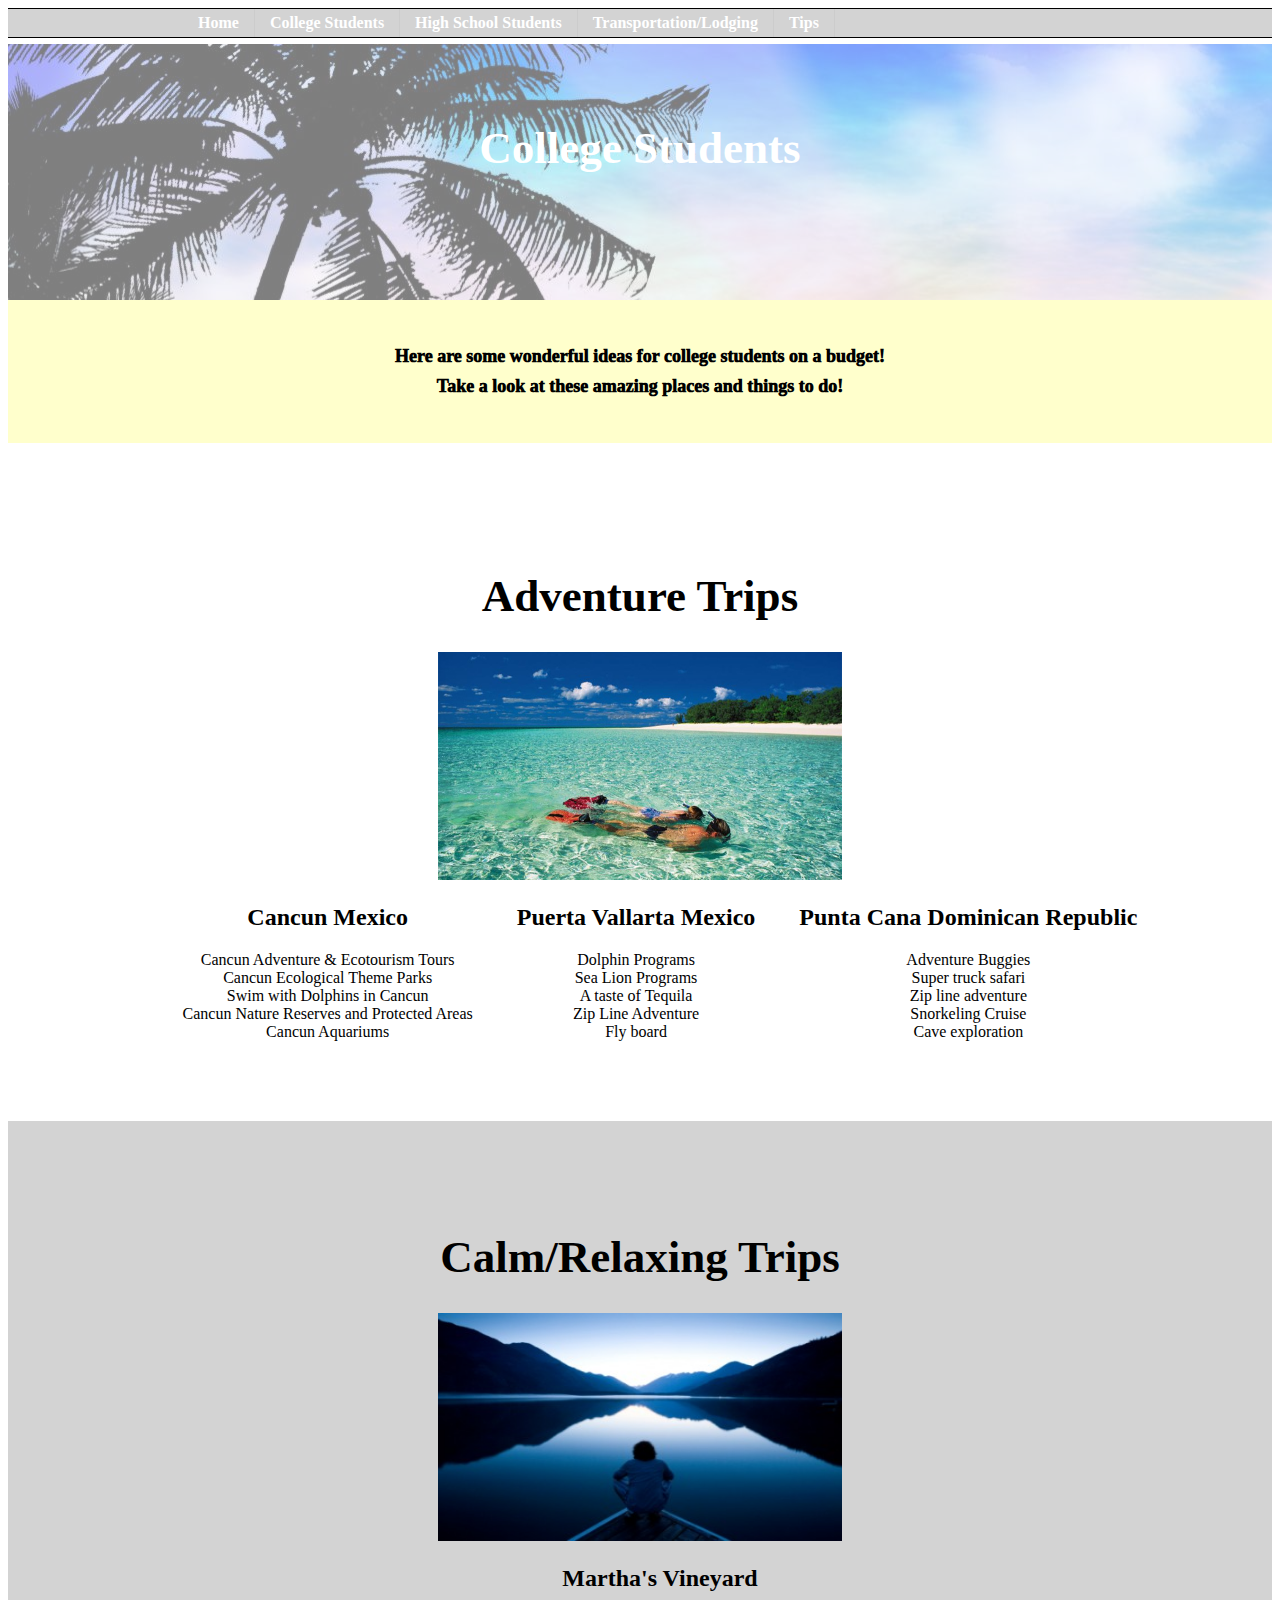
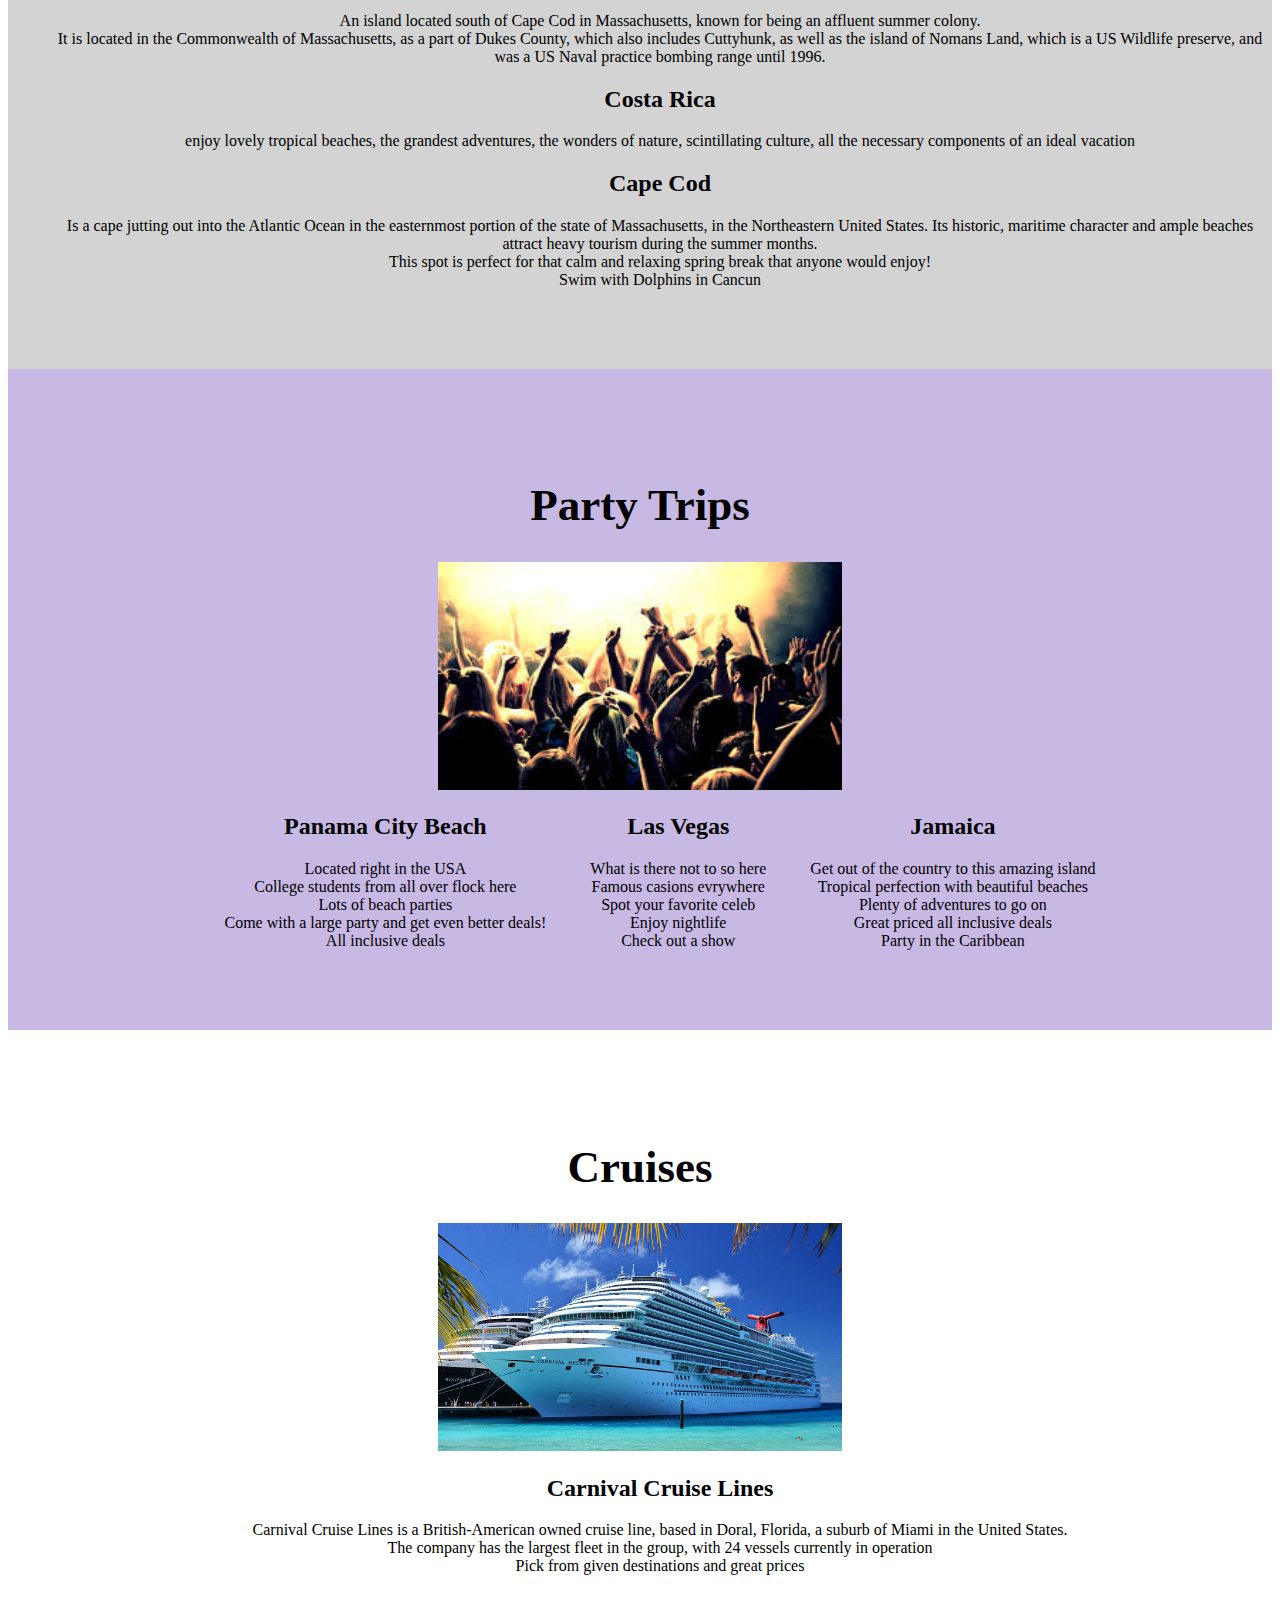
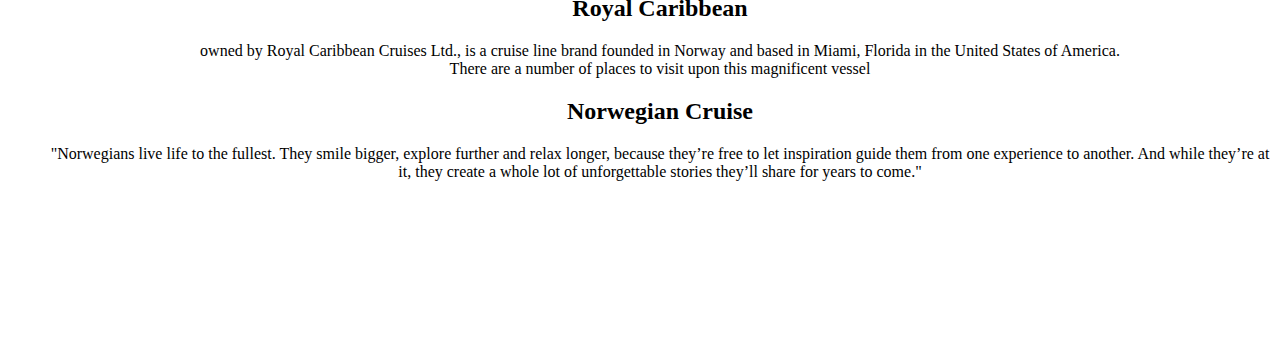
<file: final/Spring Breakers (Final)/college.html>
<!DOCTYPE html>
<!--[if lt IE 7]>      <html class="no-js lt-ie9 lt-ie8 lt-ie7"> <![endif]-->
<!--[if IE 7]>         <html class="no-js lt-ie9 lt-ie8"> <![endif]-->
<!--[if IE 8]>         <html class="no-js lt-ie9"> <![endif]-->
<!--[if gt IE 8]><!--> <html class="no-js"> <!--<![endif]-->
<head>
  <meta charset="utf-8">
  <meta http-equiv="X-UA-Compatible" content="IE=edge">
  <title></title>
  <meta name="description" content="">
  <meta name="viewport" content="width=device-width, initial-scale=1">

  <!-- Place favicon.ico and apple-touch-icon.png in the root directory -->


  <link rel="stylesheet" href="css/application.css">
  <script src="js/vendor/modernizr-2.6.2.min.js"></script>
</head>
<body>
  <!--[if lt IE 7]>
  <p class="browsehappy">You are using an <strong>outdated</strong> browser. Please <a href="http://browsehappy.com/">upgrade your browser</a> to improve your experience.</p>
  <![endif]-->

  <!-- Add your site or application content here -->
  <ul id="nav">
    <li><a href="index.html">Home</a></li>
    <li><a href="college.html">College Students</a></li>
    <li><a href="hs.html">High School Students</a></li>
    <li><a href="tran.html">Transportation/Lodging</a></li>
    <li><a href="tips.html">Tips</a></li>
  </ul>

  <br>
</br>
<header>
  <h1>College Students</h1>
</header>

<section id="about_college">
  <div id="about_coll">

    <p>Here are some wonderful ideas for college students on a budget!</p>
    <p>Take a look at these amazing places and things to do!</p>

  </div>
</section>

<main id="pages1">

  <div id="adventure">
    <h1>Adventure Trips</h1>
    <center><div id="adv"><img src="css/adv.jpg" alt="adventure" style="width:404px;height:228px"></center>
      <center><ul>
        <h2>Cancun Mexico</h2>
        <li>Cancun Adventure & Ecotourism Tours</li>
        <li>Cancun Ecological Theme Parks</li>
        <li>Swim with Dolphins in Cancun</li>
        <li>Cancun Nature Reserves and Protected Areas</li>
        <li>Cancun Aquariums</li>
      </ul>

      <ul>
        <h2>Puerta Vallarta Mexico</h2>
        <li>Dolphin Programs</li>
        <li>Sea Lion Programs</li>
        <li>A taste of Tequila </li>
        <li>Zip Line Adventure</li>
        <li>Fly board</li>
      </ul>

      <ul>
        <h2>Punta Cana Dominican Republic</h2>
        <li>Adventure Buggies</li>
        <li>Super truck safari</li>
        <li>Zip line adventure</li>
        <li>Snorkeling Cruise</li>
        <li>Cave exploration</li>
      </ul></center>
    </div>
  </div>

  <div id="calm">
    <h1>Calm/Relaxing Trips</h1>
    <center><div id="cal"><img src="css/calm.jpg" alt="calm" style="width:404px;height:228px"></center>
      <center><ul>
        <h2>Martha's Vineyard</h2>
        <li>An island located south of Cape Cod in Massachusetts,
          known for being an affluent summer colony. </li><!--wiki-->
        <li>It is located in the Commonwealth
          of Massachusetts, as a part of Dukes County, which also includes Cuttyhunk,
          as well as the island of Nomans Land, which
          is a US Wildlife preserve, and was a US Naval practice bombing range until 1996.</li><!--wiki-->
      </ul>

      <ul>
        <h2>Costa Rica</h2>
        <li>enjoy lovely tropical beaches, the grandest
          adventures, the wonders of nature, scintillating culture,
          all the necessary components of an ideal vacation</li><!--wiki-->
      </ul>

      <ul>
        <h2>Cape Cod</h2>
        <li>Is a cape jutting out into the Atlantic Ocean in the easternmost portion of
          the state of Massachusetts, in the Northeastern United States. Its historic,
          maritime character and ample beaches attract heavy tourism during the summer months.</li><!--wiki-->
        <li>This spot is perfect for that calm and relaxing spring break that anyone would enjoy!</li>
        <li>Swim with Dolphins in Cancun</li>
      </ul></center>
    </div>
  </div>

  <div id="party">
    <h1>Party Trips</h1>
    <center><img src="css/party.jpeg" alt="party" style="width:404px;height:228px"></center>
    <center><ul>
      <h2>Panama City Beach</h2>
      <li>Located right in the USA</li>
      <li>College students from all over flock here</li>
      <li>Lots of beach parties</li>
      <li>Come with a large party
        and get even better deals!</li>
        <li>All inclusive deals</li>
    </ul>

    <ul>
      <h2>Las Vegas</h2>
      <li>What is there not to so here</li>
      <li>Famous casions evrywhere</li>
      <li>Spot your favorite celeb</li>
      <li>Enjoy nightlife</li>
      <li>Check out a show</li>
    </ul>

    <ul>
      <h2>Jamaica</h2>
      <li>Get out of the country to this amazing island</li>
      <li>Tropical perfection with beautiful beaches</li>
      <li>Plenty of adventures to go on</li>
      <li>Great priced all inclusive deals</li>
      <li>Party in the Caribbean</li>
    </ul></center>
  </div>

  <div id="cruise">
    <h1>Cruises</h1>
    <center><img src="css/cru.jpg" alt="cruise" style="width:404px;height:228px"></center>
    <center><ul>
      <h2>Carnival Cruise Lines</h2>
      <li>Carnival Cruise Lines is a British-American owned cruise line,
        based in Doral, Florida, a suburb of Miami in the United States. </li>
      <li>The company has the largest fleet in the
         group, with 24 vessels currently in operation</li><!--wiki-->
      <li>Pick from given destinations and great prices</li>

    </ul>

    <ul>
      <h2>Royal Caribbean</h2>
      <li>owned by Royal Caribbean Cruises Ltd., is a
        cruise line brand founded
        in Norway and based in Miami, Florida in the
        United States of America.</li>
      <li>There are a number of places to visit upon this magnificent vessel</li><!--wiki-->


    </ul>

    <ul>
      <h2>Norwegian Cruise</h2>
      <li>"Norwegians live life to the fullest. They smile bigger, explore
        further and relax longer, because they’re free to let inspiration guide them
        from one experience to another. And while they’re at it,
        they create a whole lot of unforgettable stories
         they’ll share for years to come."</li> <!--wiki-->
    </ul></center>
  </div>

</main>





<script src="//ajax.googleapis.com/ajax/libs/jquery/1.10.2/jquery.min.js"></script>
<script>window.jQuery || document.write('<script src="js/vendor/jquery-1.10.2.min.js"><\/script>')</script>
<script src="js/plugins.js"></script>
<script src="js/main.js"></script>

<!-- Google Analytics: change UA-XXXXX-X to be your site's ID. -->
<script>
  (function(b,o,i,l,e,r){b.GoogleAnalyticsObject=l;b[l]||(b[l]=
    function(){(b[l].q=b[l].q||[]).push(arguments)});b[l].l=+new Date;
    e=o.createElement(i);r=o.getElementsByTagName(i)[0];
    e.src='//www.google-analytics.com/analytics.js';
    r.parentNode.insertBefore(e,r)}(window,document,'script','ga'));
    ga('create','UA-XXXXX-X');ga('send','pageview');
  </script>
</body>
</html>
</file>
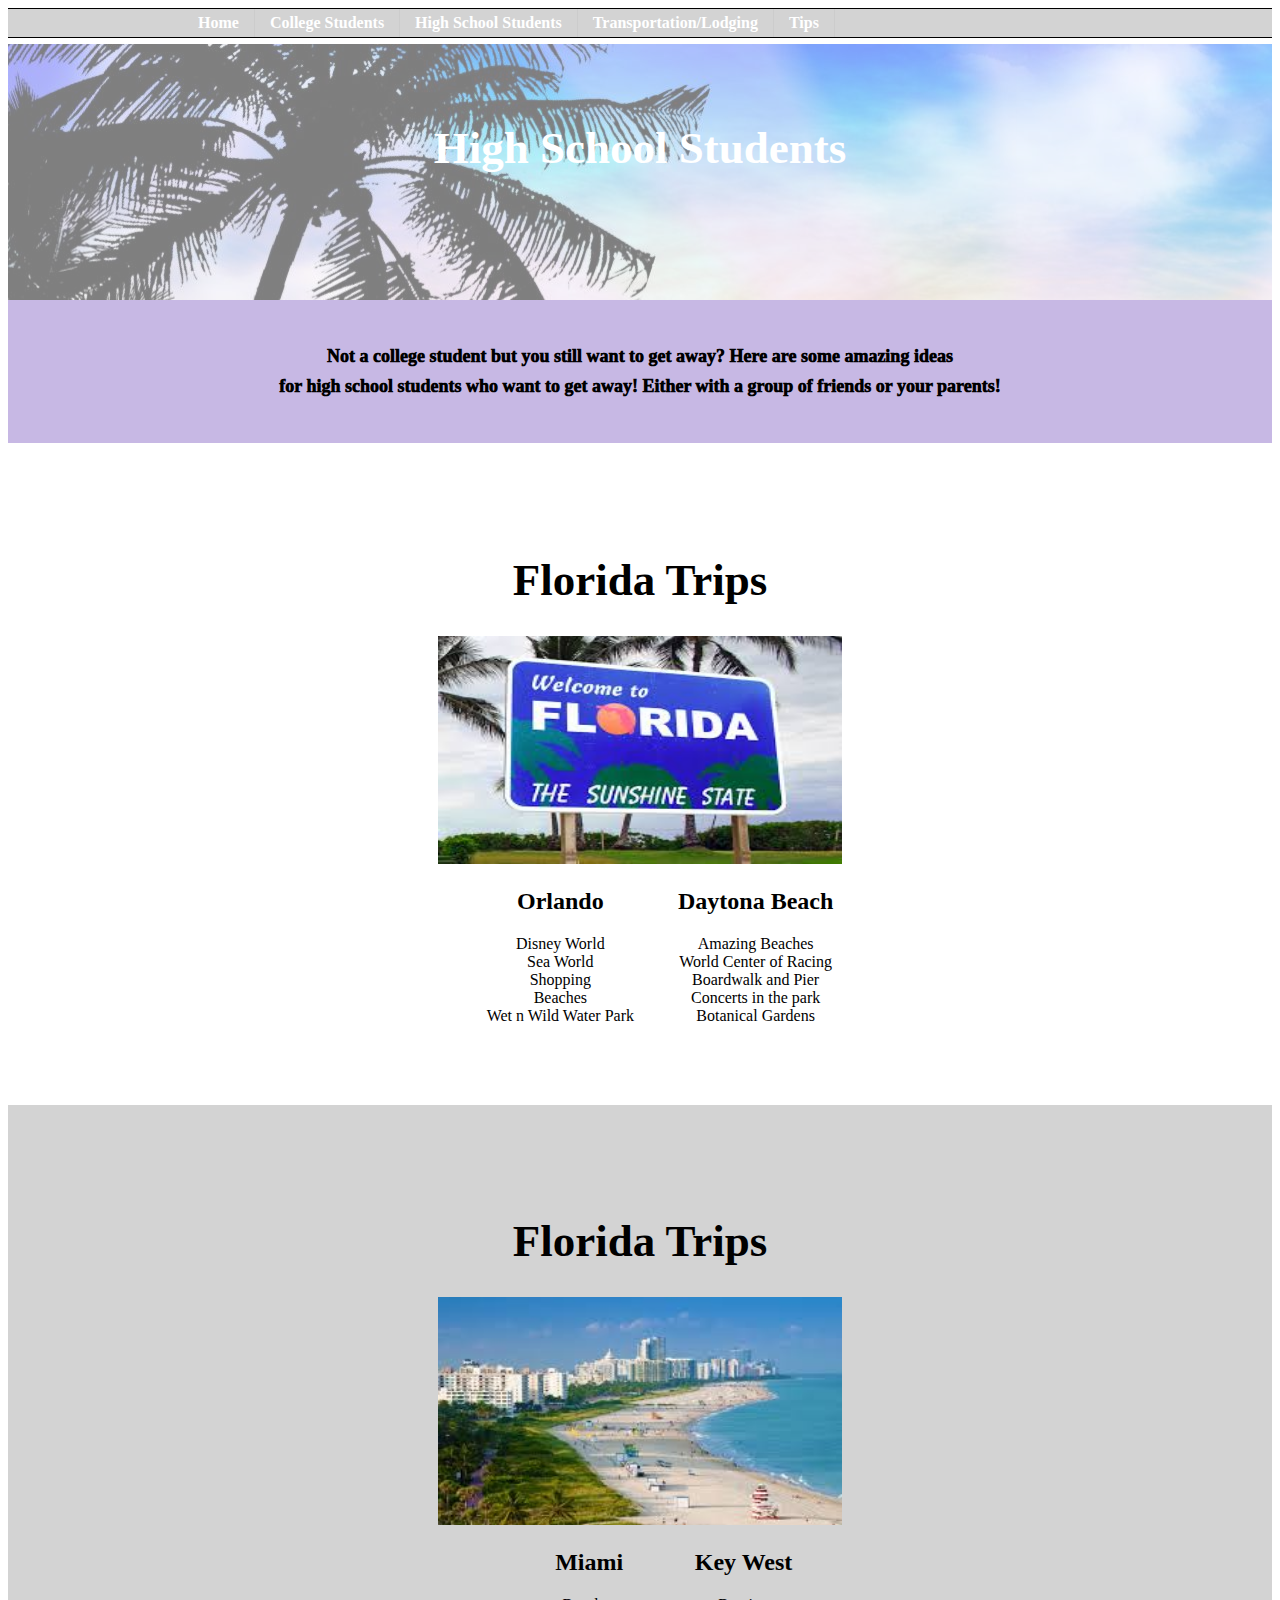
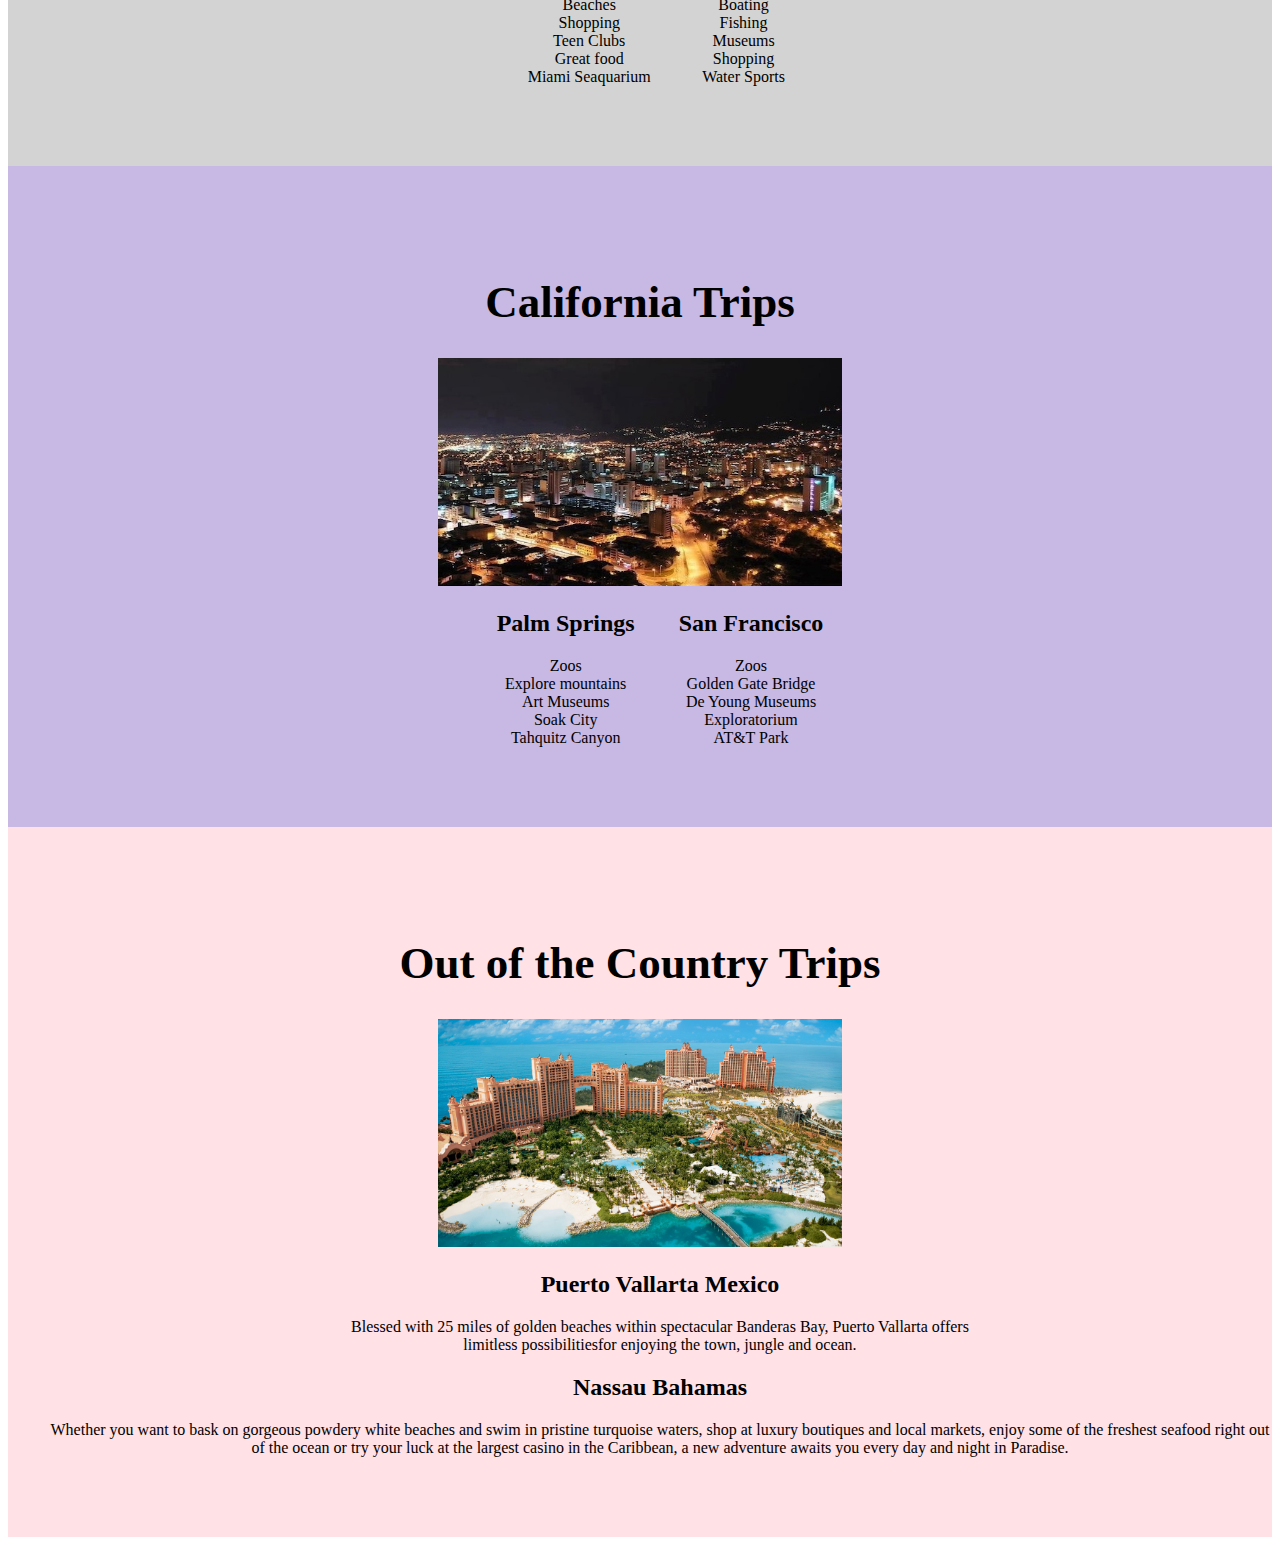
<file: final/Spring Breakers (Final)/hs.html>
<!DOCTYPE html>
<!--[if lt IE 7]>      <html class="no-js lt-ie9 lt-ie8 lt-ie7"> <![endif]-->
<!--[if IE 7]>         <html class="no-js lt-ie9 lt-ie8"> <![endif]-->
<!--[if IE 8]>         <html class="no-js lt-ie9"> <![endif]-->
<!--[if gt IE 8]><!--> <html class="no-js"> <!--<![endif]-->
<head>
  <meta charset="utf-8">
  <meta http-equiv="X-UA-Compatible" content="IE=edge">
  <title></title>
  <meta name="description" content="">
  <meta name="viewport" content="width=device-width, initial-scale=1">

  <!-- Place favicon.ico and apple-touch-icon.png in the root directory -->


  <link rel="stylesheet" href="css/application.css">
  <script src="js/vendor/modernizr-2.6.2.min.js"></script>
</head>
<body>
  <!--[if lt IE 7]>
  <p class="browsehappy">You are using an <strong>outdated</strong> browser. Please <a href="http://browsehappy.com/">upgrade your browser</a> to improve your experience.</p>
  <![endif]-->

  <!-- Add your site or application content here -->
  <ul id="nav">
    <li><a href="index.html">Home</a></li>
    <li><a href="college.html">College Students</a></li>
    <li><a href="hs.html">High School Students</a></li>
    <li><a href="tran.html">Transportation/Lodging</a></li>
    <li><a href="tips.html">Tips</a></li>
  </ul>

  <br>
</br>
<header>
  <h1>High School Students</h1>
</header>

<section id="about_hs">
  <div id="about_high">

    <p>Not a college student but you still want to get away? Here are some amazing ideas</p>
    <p>for high school students who want to get away! Either with a group of friends or your parents!</p>

  </div>
</section>

<main id="pages2">

  <div id="florida">
    <h1>Florida Trips</h1>
    <center><div id="adv"><img src="css/flo.jpeg" alt="adventure" style="width:404px;height:228px"></center>

      <center><ul>
        <h2>Orlando</h2>
        <li>Disney World</li>
        <li>Sea World</li>
        <li>Shopping </li>
        <li>Beaches</li>
        <li>Wet n Wild Water Park</li>
      </ul>

      <ul>
        <h2>Daytona Beach</h2>
        <li>Amazing Beaches</li>
        <li>World Center of Racing</li>
        <li>Boardwalk and Pier </li>
        <li>Concerts in the park</li>
        <li>Botanical Gardens</li>
      </ul></center>
    </div>
  </div>

  <div id="florida2">
    <h1>Florida Trips</h1>
    <center><div id="cal"><img src="css/flor2.jpeg" alt="calm" style="width:404px;height:228px"></center>

      <center><ul>
        <h2> Miami</h2>
        <li>Beaches</li>
        <li>Shopping</li>
        <li>Teen Clubs</li>
        <li>Great food</li>
        <li>Miami Seaquarium</li>
      </ul>

      <ul>
        <h2>Key West</h2>
        <li>Boating</li>
        <li>Fishing</li>
        <li>Museums</li>
        <li>Shopping</li>
        <li>Water Sports</li>
      </ul></center>
    </div>
  </div>

  <div id="cali">
    <h1>California Trips</h1>
    <center><img src="css/cali.jpg" alt="party" style="width:404px;height:228px"></center>
    <center><ul>
      <h2>Palm Springs</h2>
      <li>Zoos</li>
      <li>Explore mountains</li>
      <li>Art Museums</li>
      <li>Soak City</li>
      <li>Tahquitz Canyon</li>
    </ul>

    <ul>
      <h2>San Francisco</h2>
      <li>Zoos</li>
      <li>Golden Gate Bridge</li>
      <li>De Young Museums</li>
      <li>Exploratorium</li>
      <li>AT&T Park</li>
    </ul></center>
  </div>

  <div id="another">
    <h1>Out of the Country Trips </h1>
    <center><img src="css/bah.jpg" alt="cruise" style="width:404px;height:228px"></center>
    <center><ul>
      <h2>Puerto Vallarta Mexico</h2>
      <li>Blessed with 25 miles of golden beaches within spectacular Banderas Bay,
        Puerto Vallarta offers
      </li>
      <li> limitless possibilitiesfor enjoying the town, jungle and ocean.</li>
      <!--Read more: http://www.puertovallarta.net/fast_facts/index.php#general#ixzz3LWPmezJp-->
    </ul>

    <ul>
      <h2>Nassau Bahamas</h2>
      <li>Whether you want to bask on gorgeous powdery white
         beaches and swim in pristine turquoise waters, shop at luxury
         boutiques and local markets, enjoy some of the freshest seafood right out of the ocean
         or try your luck at the
        largest casino in the Caribbean, a new adventure
         awaits you every day and night in Paradise.</li><!--wiki-->
    </ul></center>

  </div>

</main>





<script src="//ajax.googleapis.com/ajax/libs/jquery/1.10.2/jquery.min.js"></script>
<script>window.jQuery || document.write('<script src="js/vendor/jquery-1.10.2.min.js"><\/script>')</script>
<script src="js/plugins.js"></script>
<script src="js/main.js"></script>

<!-- Google Analytics: change UA-XXXXX-X to be your site's ID. -->
<script>
  (function(b,o,i,l,e,r){b.GoogleAnalyticsObject=l;b[l]||(b[l]=
    function(){(b[l].q=b[l].q||[]).push(arguments)});b[l].l=+new Date;
    e=o.createElement(i);r=o.getElementsByTagName(i)[0];
    e.src='//www.google-analytics.com/analytics.js';
    r.parentNode.insertBefore(e,r)}(window,document,'script','ga'));
    ga('create','UA-XXXXX-X');ga('send','pageview');
  </script>
</body>
</html>
</file>
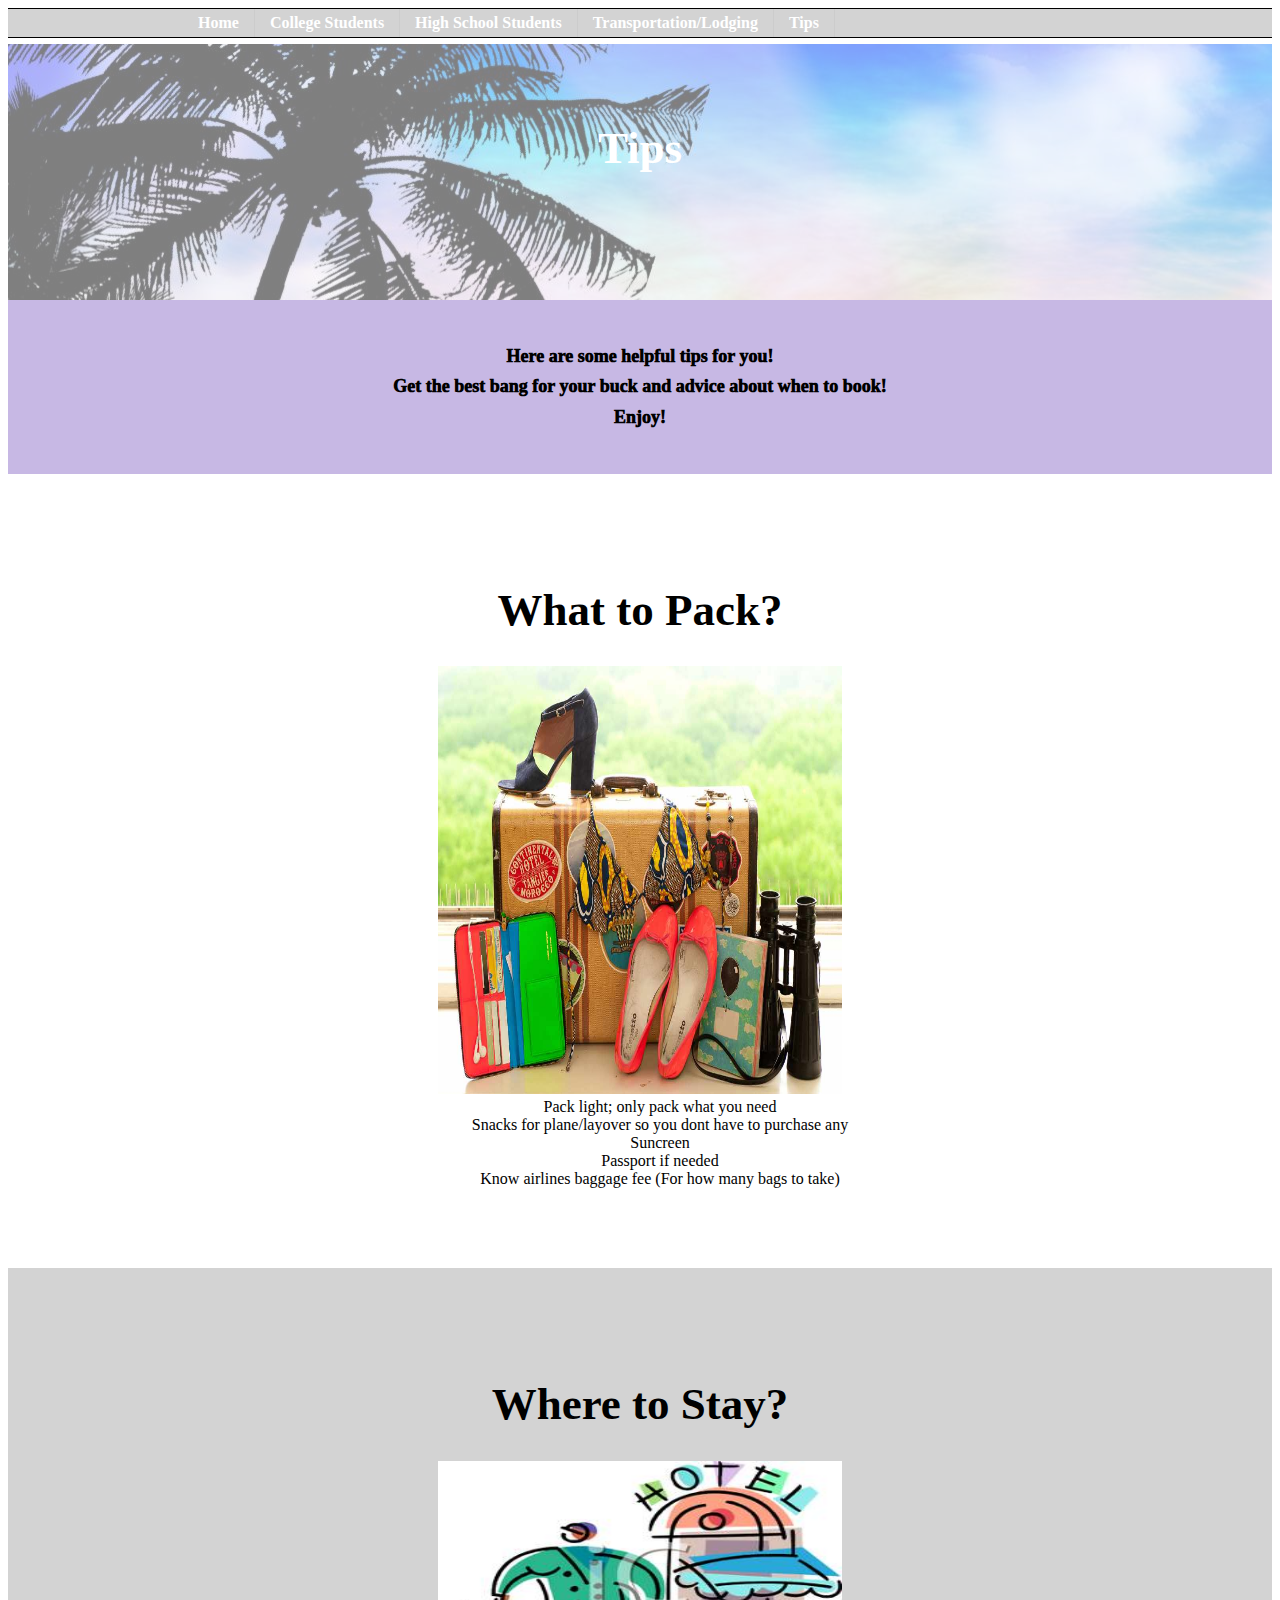
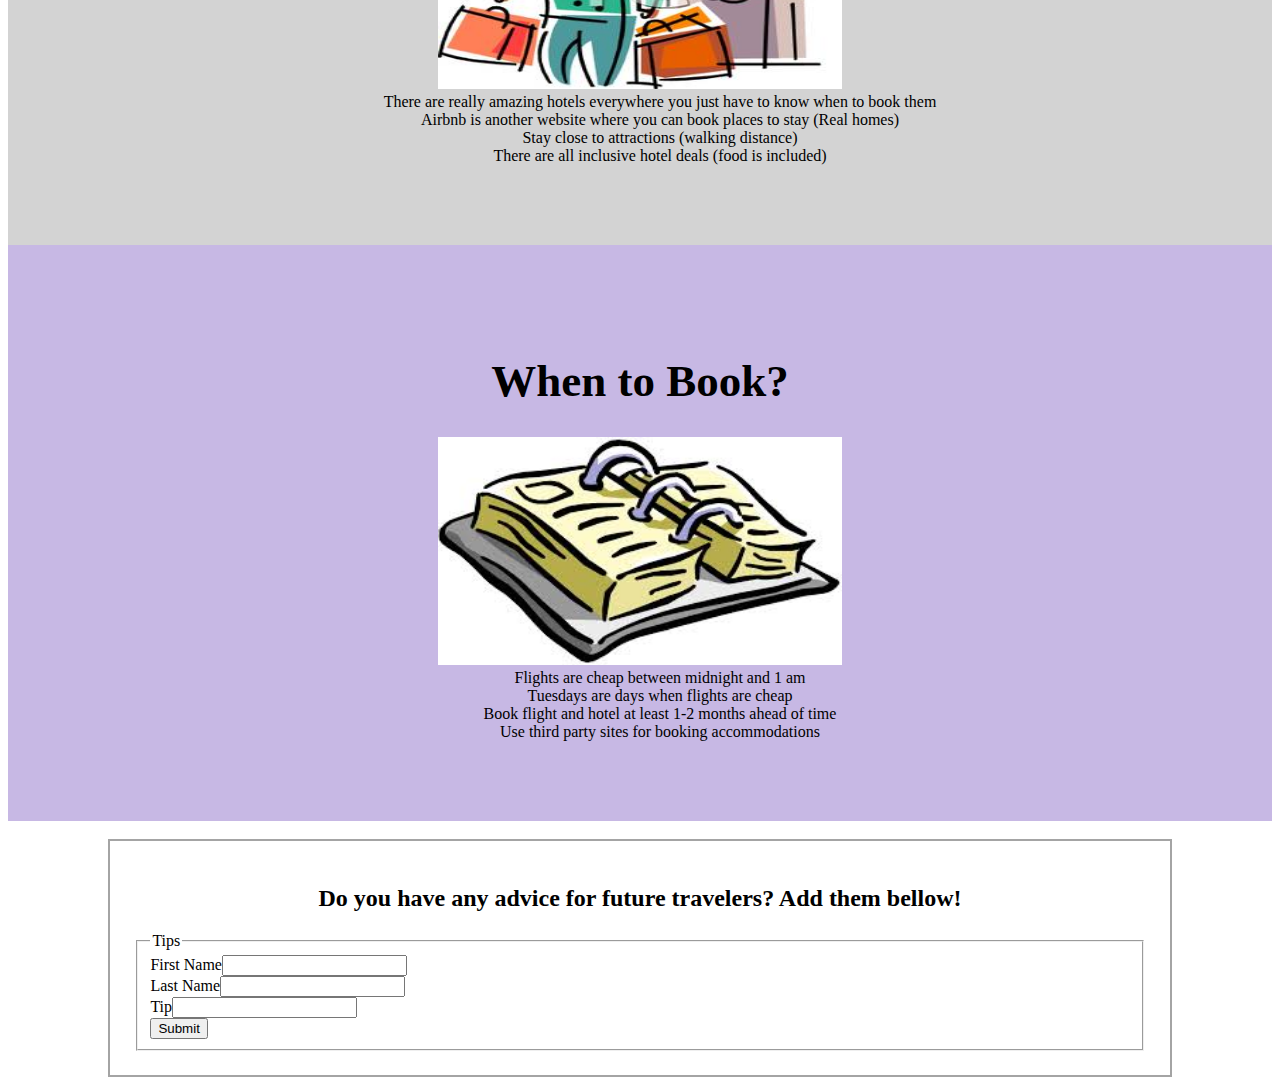
<file: final/Spring Breakers (Final)/tips.html>
<!DOCTYPE html>
<!--[if lt IE 7]>      <html class="no-js lt-ie9 lt-ie8 lt-ie7"> <![endif]-->
<!--[if IE 7]>         <html class="no-js lt-ie9 lt-ie8"> <![endif]-->
<!--[if IE 8]>         <html class="no-js lt-ie9"> <![endif]-->
<!--[if gt IE 8]><!--> <html class="no-js"> <!--<![endif]-->
<head>
  <meta charset="utf-8">
  <meta http-equiv="X-UA-Compatible" content="IE=edge">
  <title></title>
  <meta name="description" content="">
  <meta name="viewport" content="width=device-width, initial-scale=1">

  <!-- Place favicon.ico and apple-touch-icon.png in the root directory -->


  <link rel="stylesheet" href="css/application.css">
  <script src="js/vendor/modernizr-2.6.2.min.js"></script>
</head>
<body>
  <!--[if lt IE 7]>
  <p class="browsehappy">You are using an <strong>outdated</strong> browser. Please <a href="http://browsehappy.com/">upgrade your browser</a> to improve your experience.</p>
  <![endif]-->

  <!-- Add your site or application content here -->
  <ul id="nav">
    <li><a href="index.html">Home</a></li>
    <li><a href="college.html">College Students</a></li>
    <li><a href="hs.html">High School Students</a></li>
    <li><a href="tran.html">Transportation/Lodging</a></li>
    <li><a href="tips.html">Tips</a></li>
  </ul>

  <br>
</br>
<header>
  <h1>Tips</h1>
</header>

<section id="about_tip">
  <div id="about_t">

    <p>Here are some helpful tips for you!</p>
    <p>Get the best bang for your buck  and advice about when to book!</p>
    <p>Enjoy!</p>

  </div>
</section>

<main id="pages4">

  <div id="pack">
    <h1>What to Pack?</h1>
    <center><div id="adv"><img src="css/pack.jpg" alt="adventure" style="width:404px;height:428px"></center>
      <center><ul>
        <li>Pack light; only pack what you need</li>
        <li>Snacks for plane/layover so you dont have to purchase any</li>
        <li>Suncreen</li>
        <li>Passport if needed</li>
        <li>Know airlines baggage fee (For how many bags to take)</li>
      </ul>
</center>
    </div>
  </div>

  <div id="stay">
    <h1>Where to Stay?</h1>
      <center><img src="css/ho.jpg" alt="calm" style="width:404px;height:228px"></center>

      <center><ul>

        <li>There are really amazing hotels everywhere you just have to know when to book them</li>
        <li>Airbnb is another website where you can book places to stay (Real homes)</li>
        <li>Stay close to attractions (walking distance)</li>
        <li>There are all inclusive hotel deals (food is included)</li>

      </ul>
</center>
    </div>
  </div>

    <div id="book">
      <h1>When to Book?</h1>
      <center><img src="css/book.jpeg" alt="party" style="width:404px;height:228px"></center>

    <center><ul>

      <li>Flights are cheap between midnight and 1 am</li>
      <li>Tuesdays are days when flights are cheap</li>
      <li>Book flight and hotel at least 1-2 months ahead of time</li>
      <li>Use third party sites for booking accommodations</li>

    </ul>
</center>
  </div>


</main>

</br>

<form action="#" method="post" id="theForm">
  <center><h2>Do you have any advice for future travelers? Add them bellow! </h2></center>
  <fieldset><legend>Tips</legend>
    <div><label for="firstName">First Name</label><input type="text" name="firstName" id="firstName" required></div>
    <div><label for="lastName">Last Name</label><input type="text" name="lastName" id="lastName" required></div>
    <div><label for="instrument">Tip</label><input type="text"name="instrument" id="instrument" required></div>
    <input type="submit" value="Submit" id="submit">
  </fieldset>
  <div id="output"></div>
</form>



<script src="//ajax.googleapis.com/ajax/libs/jquery/1.10.2/jquery.min.js"></script>
<script>window.jQuery || document.write('<script src="js/vendor/jquery-1.10.2.min.js"><\/script>')</script>
<script src="js/plugins.js"></script>
<script src="js/main.js"></script>

<!-- Google Analytics: change UA-XXXXX-X to be your site's ID. -->
<script>
  (function(b,o,i,l,e,r){b.GoogleAnalyticsObject=l;b[l]||(b[l]=
    function(){(b[l].q=b[l].q||[]).push(arguments)});b[l].l=+new Date;
    e=o.createElement(i);r=o.getElementsByTagName(i)[0];
    e.src='//www.google-analytics.com/analytics.js';
    r.parentNode.insertBefore(e,r)}(window,document,'script','ga'));
    ga('create','UA-XXXXX-X');ga('send','pageview');
  </script>
</body>
</html>
</file>
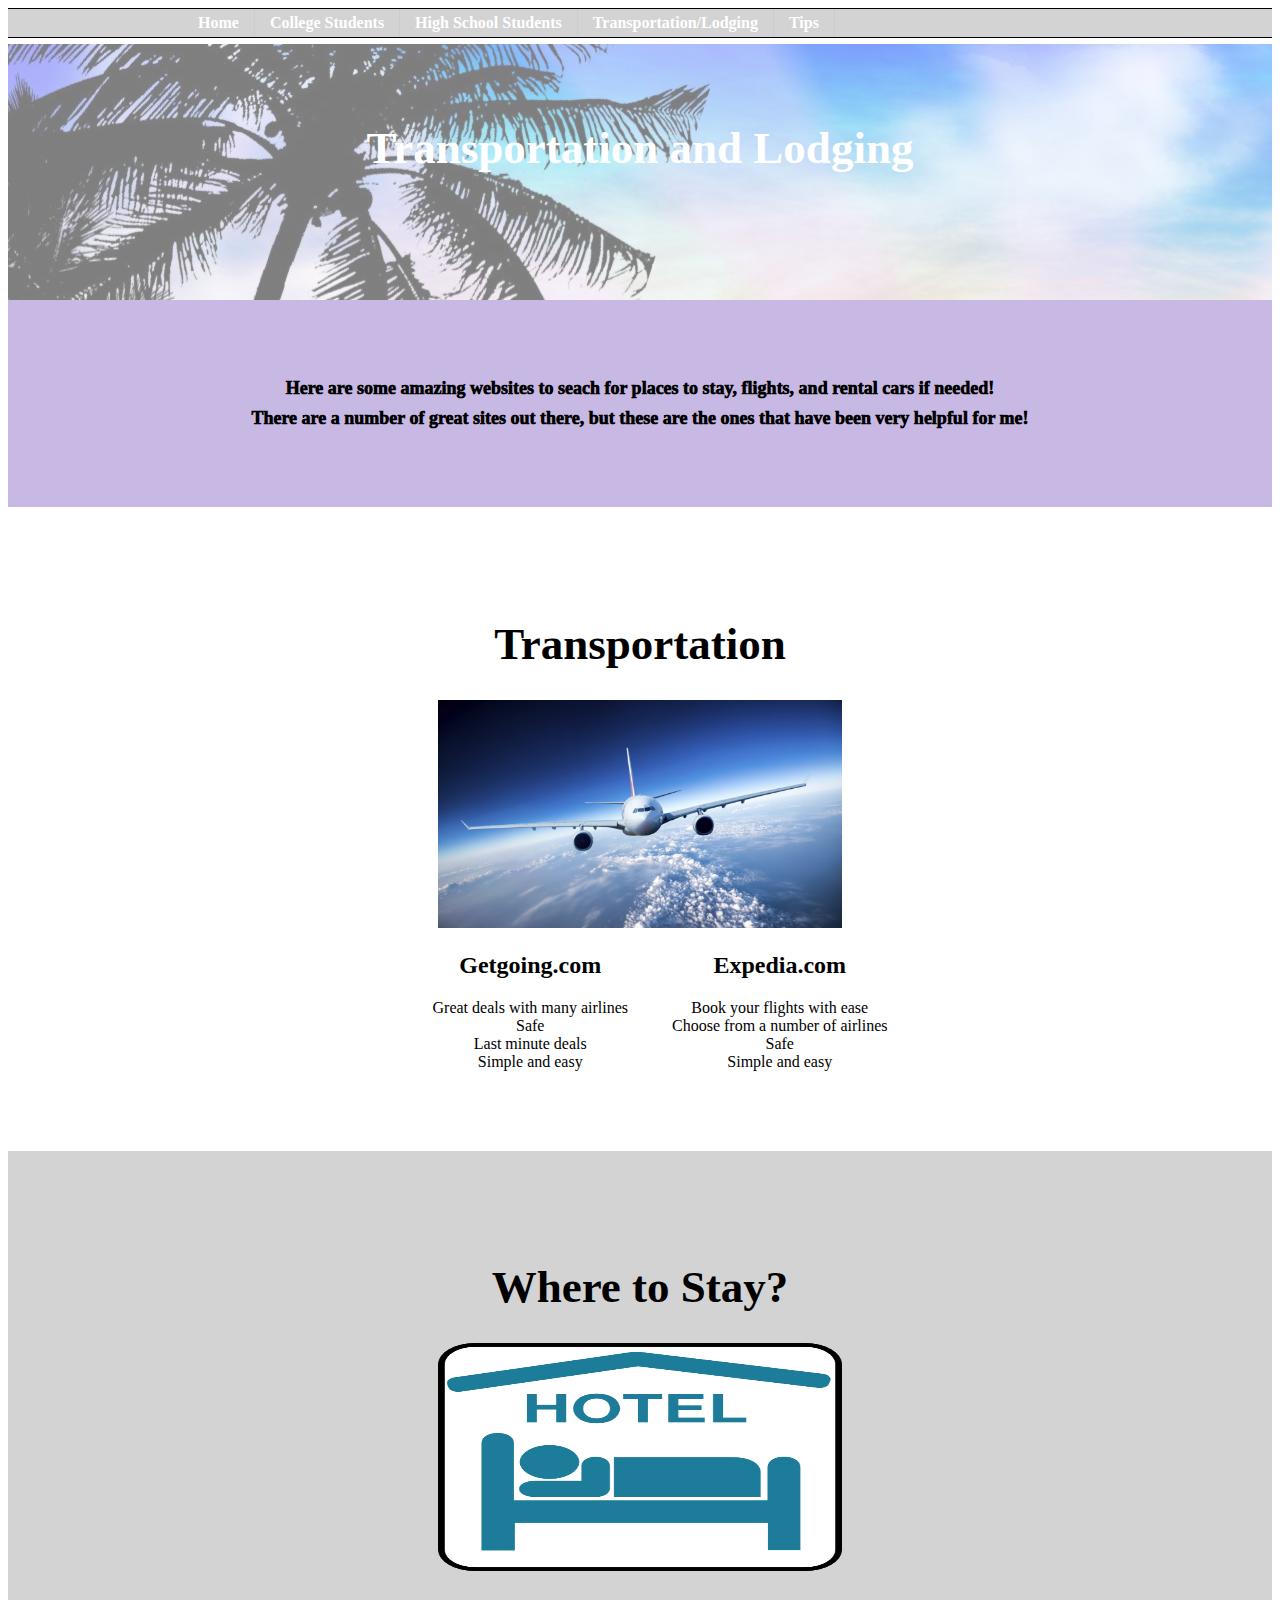
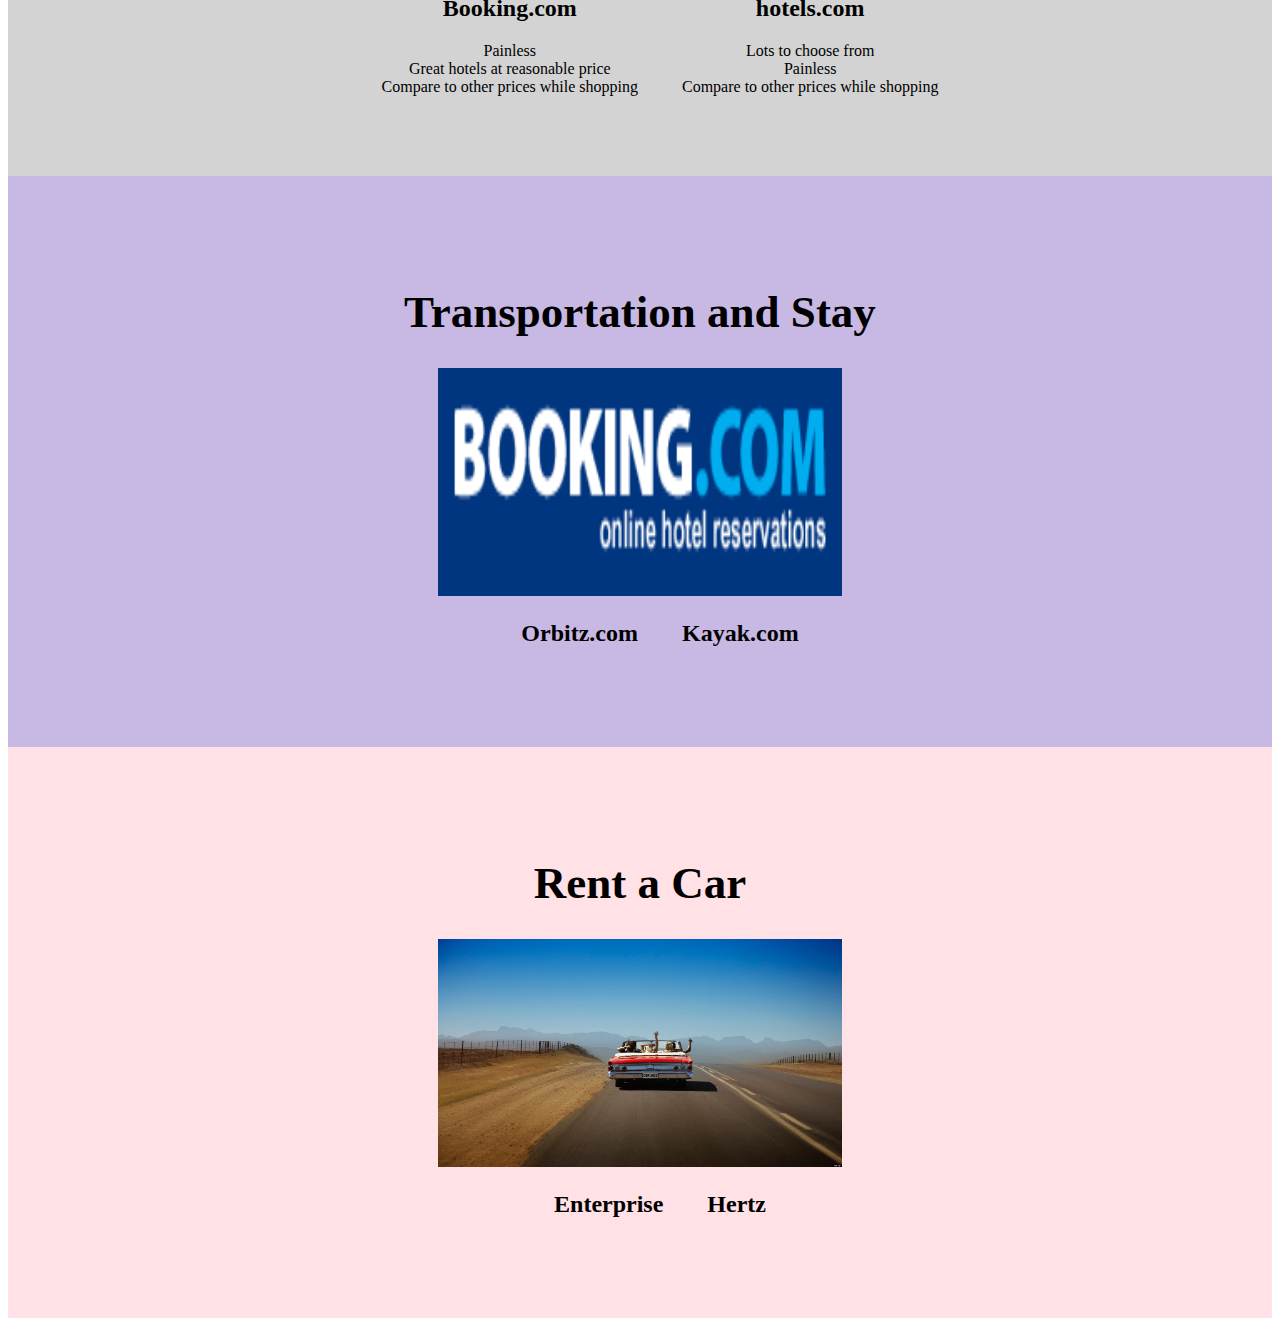
<file: final/Spring Breakers (Final)/tran.html>
<!DOCTYPE html>
<!--[if lt IE 7]>      <html class="no-js lt-ie9 lt-ie8 lt-ie7"> <![endif]-->
<!--[if IE 7]>         <html class="no-js lt-ie9 lt-ie8"> <![endif]-->
<!--[if IE 8]>         <html class="no-js lt-ie9"> <![endif]-->
<!--[if gt IE 8]><!--> <html class="no-js"> <!--<![endif]-->
<head>
  <meta charset="utf-8">
  <meta http-equiv="X-UA-Compatible" content="IE=edge">
  <title></title>
  <meta name="description" content="">
  <meta name="viewport" content="width=device-width, initial-scale=1">

  <!-- Place favicon.ico and apple-touch-icon.png in the root directory -->


  <link rel="stylesheet" href="css/application.css">
  <script src="js/vendor/modernizr-2.6.2.min.js"></script>
</head>
<body>
  <!--[if lt IE 7]>
  <p class="browsehappy">You are using an <strong>outdated</strong> browser. Please <a href="http://browsehappy.com/">upgrade your browser</a> to improve your experience.</p>
  <![endif]-->

  <!-- Add your site or application content here -->
  <ul id="nav">
    <li><a href="index.html">Home</a></li>
    <li><a href="college.html">College Students</a></li>
    <li><a href="hs.html">High School Students</a></li>
    <li><a href="tran.html">Transportation/Lodging</a></li>
    <li><a href="tips.html">Tips</a></li>
  </ul>

  <br>
</br>
<header>
  <h1>Transportation and Lodging</h1>
</header>

<section id="about_tran">
  <div id="about_tran">

    <p>Here are some amazing websites to seach for places to stay, flights, and rental cars if needed!</p>
    <p>There are a number of great sites out there, but these are the ones that have been very helpful for me!</p>

  </div>
</section>

<main id="pages3">

  <div id="tran">
    <h1>Transportation</h1>
    <center><div id="adv"><img src="css/air.jpg" alt="adventure" style="width:404px;height:228px"></center>
      <center><ul>
        <h2>Getgoing.com</h2>
        <li>Great deals with many airlines</li>
        <li>Safe</li>
        <li>Last minute deals</li>
        <li>Simple and easy</li>
      </ul>

      <ul>
        <h2>Expedia.com</h2>
        <li>Book your flights with ease</li>
        <li>Choose from a number of airlines</li>
        <li>Safe</li>
        <li>Simple and easy</li>
      </ul></center>
    </div>
  </div>

  <div id="hotel">
    <h1>Where to Stay?</h1>
    <center><div id="cal"><img src="css/hotel.png" alt="calm" style="width:404px;height:228px"></center>
    <center><ul>
        <h2>Booking.com</h2>
        <li>Painless</li>
        <li>Great hotels at reasonable price</li>
        <li>Compare to other prices while shopping</li>

      </ul>

      <ul>
        <h2>hotels.com</h2>
        <li>Lots to choose from </li>
        <li>Painless</li>
        <li>Compare to other prices while shopping</li>

      </ul></center>

    </div>
  </div>

  <div id="both">
    <h1>Transportation and Stay</h1>
    <center><img src="css/booking1.png" alt="party" style="width:404px;height:228px"></center>

    <center><ul>
      <h2>Orbitz.com</h2>

    </ul>

    <ul>
      <h2>Kayak.com</h2>


    </ul></center>

  </div>

  <div id="rent">
    <h1>Rent a Car </h1>
  <center> <img src="css/road.jpg" alt="cruise" style="width:404px;height:228px"></center>

    <center><ul>
      <h2>Enterprise</h2>
    </ul>

    <ul>
      <h2>Hertz</h2>
    </ul></center>

  </div>

</main>





<script src="//ajax.googleapis.com/ajax/libs/jquery/1.10.2/jquery.min.js"></script>
<script>window.jQuery || document.write('<script src="js/vendor/jquery-1.10.2.min.js"><\/script>')</script>
<script src="js/plugins.js"></script>
<script src="js/main.js"></script>

<!-- Google Analytics: change UA-XXXXX-X to be your site's ID. -->
<script>
  (function(b,o,i,l,e,r){b.GoogleAnalyticsObject=l;b[l]||(b[l]=
    function(){(b[l].q=b[l].q||[]).push(arguments)});b[l].l=+new Date;
    e=o.createElement(i);r=o.getElementsByTagName(i)[0];
    e.src='//www.google-analytics.com/analytics.js';
    r.parentNode.insertBefore(e,r)}(window,document,'script','ga'));
    ga('create','UA-XXXXX-X');ga('send','pageview');
  </script>
</body>
</html>
</file>
<file: final/Spring Breakers (Final)/css/application.css>
/* line 1, ../sass/components/_header.scss */
h1 {
  font-size: 45px;
  font-weight: 900;
  text-align: center;
  font-family: Papyrus, fantasy;
}

/* line 7, ../sass/components/_header.scss */
p {
  font-size: 10px;
  text-align: center;
  font-weight: 1000;
  font-family: Papyrus, fantasy;
  padding: .2em;
}

/* line 14, ../sass/components/_header.scss */
header {
  background-image: url("sb_main.jpg");
  opacity: 0.5;
  padding: 3em 0 6em 0;
  /* margin: Top, right,  bottom,  left */
  color: #fff;
}

/* line 1, ../sass/components/_about.scss */
#about {
  background: #ffe1e6;
  padding: 3em;
}

/* line 8, ../sass/components/_about.scss */
p {
  text-align: center;
  font-family: Papyrus, fantasy;
  font-size: 18px;
  line-height: 30%;
}

/* line 1, ../sass/components/_pages.scss */
#nav {
  width: 100%;
  float: left;
  margin: 0 0 3em 0;
  padding: 0 0;
  list-style: none;
  background-color: #D3D3D3;
  border-bottom: 1px solid #000000;
  border-top: 1px solid #000000;
}

/* line 11, ../sass/components/_pages.scss */
#nav li {
  float: left;
  position: relative;
  left: 175px;
}

/* line 16, ../sass/components/_pages.scss */
#nav li a {
  display: inline-block;
  padding: 5px 15px;
  text-decoration: none;
  font-weight: bold;
  color: #fff;
  font-family: Papyrus, fantasy;
  border-right: 1px solid #ccc;
}

/* line 24, ../sass/components/_pages.scss */
#nav li a:hover {
  color: #000000;
  font-family: Papyrus, fantasy;
  background-color: #fff;
}

/* line 28, ../sass/components/_pages.scss */
.pages {
  text-align: center;
}

/* line 32, ../sass/components/_pages.scss */
#pages {
  padding: 2em 0 2em 0;
  background-color: #c7b8e4;
}

/* line 39, ../sass/components/_pages.scss */
#pages1 {
  padding: 5em 0 5em 0;
}

/* line 43, ../sass/components/_pages.scss */
#college {
  padding: .7em 0 1.4em 0;
}

/* line 46, ../sass/components/_pages.scss */
#hs {
  padding: .7em 0 0 0;
}

/* line 50, ../sass/components/_pages.scss */
#about_college {
  padding: 2em 0 2em 0;
  background-color: #ffffcc;
}

/* line 56, ../sass/components/_pages.scss */
#adventure {
  padding: 1em 0 5em 0;
}

/* line 61, ../sass/components/_pages.scss */
#calm {
  padding: 5em 0 5em 0;
  background-color: #D3D3D3;
}

/* line 67, ../sass/components/_pages.scss */
#party {
  padding: 5em 0 5em 0;
  background-color: #c7b8e4;
}

/* line 73, ../sass/components/_pages.scss */
#cruise {
  padding: 5em 0 5em 0;
}

/* line 78, ../sass/components/_pages.scss */
#about_hs {
  padding: 2em 0 2em 0;
  background-color: #c7b8e4;
}

/* line 84, ../sass/components/_pages.scss */
#florida {
  padding: 5em 0 5em 0;
}

/* line 89, ../sass/components/_pages.scss */
#florida2 {
  padding: 5em 0 5em 0;
  background-color: #D3D3D3;
}

/* line 95, ../sass/components/_pages.scss */
#cali {
  padding: 5em 0 5em 0;
  background-color: #c7b8e4;
}

/* line 101, ../sass/components/_pages.scss */
#another {
  padding: 5em 0 5em 0;
  background-color: #ffe1e6;
}

/* line 106, ../sass/components/_pages.scss */
#about_tip {
  padding: 2em 0 2em 0;
  background-color: #c7b8e4;
}

/* line 112, ../sass/components/_pages.scss */
#pack {
  padding: 5em 0 5em 0;
}

/* line 117, ../sass/components/_pages.scss */
#stay {
  padding: 5em 0 5em 0;
  background-color: #D3D3D3;
}

/* line 123, ../sass/components/_pages.scss */
#book {
  padding: 5em 0 5em 0;
  background-color: #c7b8e4;
}

/* line 129, ../sass/components/_pages.scss */
#about_tran {
  padding: 2em 0 2em 0;
  background-color: #c7b8e4;
}

/* line 135, ../sass/components/_pages.scss */
#tran {
  padding: 5em 0 5em 0;
}

/* line 140, ../sass/components/_pages.scss */
#hotel {
  padding: 5em 0 5em 0;
  background-color: #D3D3D3;
}

/* line 146, ../sass/components/_pages.scss */
#both {
  padding: 5em 0 5em 0;
  background-color: #c7b8e4;
}

/* line 152, ../sass/components/_pages.scss */
#rent {
  padding: 5em 0 5em 0;
  background-color: #ffe1e6;
}

/* line 157, ../sass/components/_pages.scss */
#about_tip {
  padding: 2em 0 2em 0;
  background-color: #c7b8e4;
}

/* line 163, ../sass/components/_pages.scss */
#pack {
  padding: 5em 0 5em 0;
}

/* line 168, ../sass/components/_pages.scss */
#stay {
  padding: 5em 0 5em 0;
  background-color: #D3D3D3;
}

/* line 174, ../sass/components/_pages.scss */
#book {
  padding: 5em 0 5em 0;
  background-color: #c7b8e4;
}

/* line 179, ../sass/components/_pages.scss */
DIV#college {
  width: 100%;
  display: block;
  position: relative;
  text-align: center!important;
}

/* line 185, ../sass/components/_pages.scss */
DIV#college .overlay {
  position: absolute;
  top: 45%;
  width: 0;
  width: 100%;
  height: 20%;
  padding: 3px;
  background-color: #000000;
  color: #fff;
  opacity: 0.7;
  display: none;
}

/* line 197, ../sass/components/_pages.scss */
DIV#college:hover .overlay {
  display: block;
}

/* line 200, ../sass/components/_pages.scss */
DIV#hs {
  width: 100%;
  display: block;
  position: relative;
  text-align: center!important;
}

/* line 206, ../sass/components/_pages.scss */
DIV#hs .overlay {
  position: absolute;
  top: 45%;
  width: 0;
  width: 100%;
  height: 20%;
  padding: 3px;
  background-color: #000000;
  color: #fff;
  opacity: 0.7;
  display: none;
}

/* line 218, ../sass/components/_pages.scss */
DIV#hs:hover .overlay {
  display: block;
}

/* line 221, ../sass/components/_pages.scss */
DIV#tra {
  width: 100%;
  display: block;
  position: relative;
  text-align: center!important;
}

/* line 227, ../sass/components/_pages.scss */
DIV#tra .overlay {
  position: absolute;
  top: 45%;
  width: 0;
  width: 100%;
  height: 15%;
  padding: 3px;
  background-color: #000000;
  color: #fff;
  opacity: 0.7;
  display: none;
}

/* line 239, ../sass/components/_pages.scss */
DIV#tra:hover .overlay {
  display: block;
}

/* line 242, ../sass/components/_pages.scss */
DIV#tipp {
  width: 100%;
  display: block;
  position: relative;
  text-align: center!important;
}

/* line 248, ../sass/components/_pages.scss */
DIV#tipp .overlay {
  position: absolute;
  top: 45%;
  width: 0;
  width: 100%;
  height: 20%;
  padding: 3px;
  background-color: #000000;
  color: #fff;
  opacity: 0.7;
  display: none;
}

/* line 260, ../sass/components/_pages.scss */
DIV#tipp:hover .overlay {
  display: block;
}

/* line 263, ../sass/components/_pages.scss */
form {
  margin: 0 auto;
  width: 80%;
  padding: 24px;
  background-color: #ffffff;
  border: solid 2px #A4A4A4;
}

/* line 270, ../sass/components/_pages.scss */
ul {
  list-style: none;
  display: inline-block;
  margin: 0;
}

/* line 1, ../sass/components/_footer.scss */
footer {
  background: #ffffcc;
  padding: .1em 0 .1em 0;
  /* margin: Top, right,  bottom,  left */
}
</file>
<file: week7/portfolio /css/main.css>
/*! HTML5 Boilerplate v4.3.0 | MIT License | http://h5bp.com/ */

/*
 * What follows is the result of much research on cross-browser styling.
 * Credit left inline and big thanks to Nicolas Gallagher, Jonathan Neal,
 * Kroc Camen, and the H5BP dev community and team.
 */

/* ==========================================================================
   Base styles: opinionated defaults
   ========================================================================== */

html,
button,
input,
select,
textarea {
    color: #222;
}

html {
    font-size: 1em;
    line-height: 1.4;
}

/*
 * Remove text-shadow in selection highlight: h5bp.com/i
 * These selection rule sets have to be separate.
 * Customize the background color to match your design.
 */

::-moz-selection {
    background: #b3d4fc;
    text-shadow: none;
}

::selection {
    background: #b3d4fc;
    text-shadow: none;
}

/*
 * A better looking default horizontal rule
 */

hr {
    display: block;
    height: 1px;
    border: 0;
    border-top: 1px solid #ccc;
    margin: 1em 0;
    padding: 0;
}

/*
 * Remove the gap between images, videos, audio and canvas and the bottom of
 * their containers: h5bp.com/i/440
 */

audio,
canvas,
img,
video {
    vertical-align: middle;
}

/*
 * Remove default fieldset styles.
 */

fieldset {
    border: 0;
    margin: 0;
    padding: 0;
}

/*
 * Allow only vertical resizing of textareas.
 */

textarea {
    resize: vertical;
}

/* ==========================================================================
   Browse Happy prompt
   ========================================================================== */

.browsehappy {
    margin: 0.2em 0;
    background: #ccc;
    color: #000;
    padding: 0.2em 0;
}

/* ==========================================================================
   Author's custom styles
   ========================================================================== */
#masthead h1{
  background: #036564;
  font-size: 45px;
  padding: 0;
  margin:0;

}


.Trisha-home{
  background: #036564;
  text-align:center;


}
h2{
  font-size:25px;
}

#me h2{
  background: #D3D3D3;
  font-size: 30px;
  margin: 0;
  padding: 0;

}

.About-me{
  background: #D3D3D3;
  text-align:center;
  font-size: 20px;

}


#feature h2{
  background: #036564;
  font-size: 30px;
  margin: 0;
  padding: 0;

}

.Feature-home{
  background: #036564;
  text-align:center;
  font-size:20px;


}
.media-grid {
  list-style-type: none;
  background: #FFFFFF;
  margin: 0;
  padding: 0;
}

.media-grid li {
  background: #033649;
  float: left;
  height: 200px;
  width: 20%;


}

.media-grid li:nth-child(even) {
  background: #E8DDCB;

}

.media-grid.media-grid-sm li {
  width: 50;
  height: 160px;

}


#contact h2{
  background:#FFFFFF;
  font-size: 30px;

}

.contact-home{
  background: #FFFFFF;
  text-align:center;

}
button{
  padding:0;
  margin:0;
  background: #FFFFFF;


}


/* ==========================================================================
   Helper classes
   ========================================================================== */

/*
 * Image replacement
 */

.ir {
    background-color: transparent;
    border: 0;
    overflow: hidden;
    /* IE 6/7 fallback */
    *text-indent: -9999px;
}

.ir:before {
    content: "";
    display: block;
    width: 0;
    height: 150%;
}

/*
 * Hide from both screenreaders and browsers: h5bp.com/u
 */

.hidden {
    display: none !important;
    visibility: hidden;
}

/*
 * Hide only visually, but have it available for screenreaders: h5bp.com/v
 */

.visuallyhidden {
    border: 0;
    clip: rect(0 0 0 0);
    height: 1px;
    margin: -1px;
    overflow: hidden;
    padding: 0;
    position: absolute;
    width: 1px;
}

/*
 * Extends the .visuallyhidden class to allow the element to be focusable
 * when navigated to via the keyboard: h5bp.com/p
 */

.visuallyhidden.focusable:active,
.visuallyhidden.focusable:focus {
    clip: auto;
    height: auto;
    margin: 0;
    overflow: visible;
    position: static;
    width: auto;
}

/*
 * Hide visually and from screenreaders, but maintain layout
 */

.invisible {
    visibility: hidden;
}

/*
 * Clearfix: contain floats
 *
 * For modern browsers
 * 1. The space content is one way to avoid an Opera bug when the
 *    `contenteditable` attribute is included anywhere else in the document.
 *    Otherwise it causes space to appear at the top and bottom of elements
 *    that receive the `clearfix` class.
 * 2. The use of `table` rather than `block` is only necessary if using
 *    `:before` to contain the top-margins of child elements.
 */

.clearfix:before,
.clearfix:after {
    content: " "; /* 1 */
    display: table; /* 2 */
}

.clearfix:after {
    clear: both;
}

/*
 * For IE 6/7 only
 * Include this rule to trigger hasLayout and contain floats.
 */

.clearfix {
    *zoom: 1;
}

/* ==========================================================================
   EXAMPLE Media Queries for Responsive Design.
   These examples override the primary ('mobile first') styles.
   Modify as content requires.
   ========================================================================== */

@media only screen and (min-width: 35em) {
    /* Style adjustments for viewports that meet the condition */
}

@media print,
       (-o-min-device-pixel-ratio: 5/4),
       (-webkit-min-device-pixel-ratio: 1.25),
       (min-resolution: 120dpi) {
    /* Style adjustments for high resolution devices */
}

/* ==========================================================================
   Print styles.
   Inlined to avoid required HTTP connection: h5bp.com/r
   ========================================================================== */

@media print {
    * {
        background: transparent !important;
        color: #000 !important; /* Black prints faster: h5bp.com/s */
        box-shadow: none !important;
        text-shadow: none !important;
    }

    a,
    a:visited {
        text-decoration: underline;
    }

    a[href]:after {
        content: " (" attr(href) ")";
    }

    abbr[title]:after {
        content: " (" attr(title) ")";
    }

    /*
     * Don't show links for images, or javascript/internal links
     */

    .ir a:after,
    a[href^="javascript:"]:after,
    a[href^="#"]:after {
        content: "";
    }

    pre,
    blockquote {
        border: 1px solid #999;
        page-break-inside: avoid;
    }

    thead {
        display: table-header-group; /* h5bp.com/t */
    }

    tr,
    img {
        page-break-inside: avoid;
    }

    img {
        max-width: 100% !important;
    }

    @page {
        margin: 0.5cm;
    }

    p,
    h2,
    h3 {
        orphans: 3;
        widows: 3;
    }

    h2,
    h3 {
        page-break-after: avoid;
    }
}
</file>
<file: week8/portfolio /css/application.css>
/* line 1, ../../sass/components/_masthead.scss */
#masthead h1 {
  background: #036564;
  font-size: 45px;
  padding: 0;
  margin: 0;
}

/* line 10, ../../sass/components/_masthead.scss */
.Trisha-home {
  background: #036564;
  text-align: center;
}

/* line 16, ../../sass/components/_masthead.scss */
h2 {
  font-size: 25px;
}

/* line 1, ../../sass/components/_me.scss */
#me h2 {
  background: #D3D3D3;
  font-size: 30px;
  margin: 0;
  padding: 0;
}

/* line 9, ../../sass/components/_me.scss */
.About-me {
  background: #D3D3D3;
  text-align: center;
  font-size: 20px;
}

/* line 15, ../../sass/components/_me.scss */
button {
  padding: 0;
  margin: 0;
  background: #FFFFFF;
}

/* line 23, ../../sass/components/_me.scss */
h2 {
  font-size: 25px;
}

/* line 1, ../../sass/components/_feature.scss */
#feature h2 {
  background: #036564;
  font-size: 30px;
  margin: 0;
  padding: 0;
}

/* line 9, ../../sass/components/_feature.scss */
.Feature-home {
  background: #036564;
  text-align: center;
  font-size: 20px;
}

/* line 16, ../../sass/components/_feature.scss */
h2 {
  font-size: 25px;
}

/* line 1, ../../sass/components/_contact.scss */
#contact h2 {
  background: #FFFFFF;
  font-size: 30px;
}

/* line 7, ../../sass/components/_contact.scss */
.contact-home {
  background: #FFFFFF;
  text-align: center;
}

/* line 12, ../../sass/components/_contact.scss */
h2 {
  font-size: 25px;
}

/* line 1, ../../sass/components/_media-grid.scss */
.media-grid {
  list-style-type: none;
  background: #FFFFFF;
  margin: 0;
  padding: 0;
}

/* line 8, ../../sass/components/_media-grid.scss */
.media-grid li {
  background: #033649;
  float: left;
  height: 200px;
  width: 20%;
}

/* line 17, ../../sass/components/_media-grid.scss */
.media-grid li:nth-child(even) {
  background: #E8DDCB;
}

/* line 22, ../../sass/components/_media-grid.scss */
.media-grid.media-grid-sm li {
  width: 50;
  height: 160px;
}

/* line 27, ../../sass/components/_media-grid.scss */
h2 {
  font-size: 25px;
}
</file>
<file: week8/portfolio /css/main.css>
/*! HTML5 Boilerplate v4.3.0 | MIT License | http://h5bp.com/ */

/*
 * What follows is the result of much research on cross-browser styling.
 * Credit left inline and big thanks to Nicolas Gallagher, Jonathan Neal,
 * Kroc Camen, and the H5BP dev community and team.
 */

/* ==========================================================================
   Base styles: opinionated defaults
   ========================================================================== */

html,
button,
input,
select,
textarea {
    color: #222;
}

html {
    font-size: 1em;
    line-height: 1.4;
}

/*
 * Remove text-shadow in selection highlight: h5bp.com/i
 * These selection rule sets have to be separate.
 * Customize the background color to match your design.
 */

::-moz-selection {
    background: #b3d4fc;
    text-shadow: none;
}

::selection {
    background: #b3d4fc;
    text-shadow: none;
}

/*
 * A better looking default horizontal rule
 */

hr {
    display: block;
    height: 1px;
    border: 0;
    border-top: 1px solid #ccc;
    margin: 1em 0;
    padding: 0;
}

/*
 * Remove the gap between images, videos, audio and canvas and the bottom of
 * their containers: h5bp.com/i/440
 */

audio,
canvas,
img,
video {
    vertical-align: middle;
}

/*
 * Remove default fieldset styles.
 */

fieldset {
    border: 0;
    margin: 0;
    padding: 0;
}

/*
 * Allow only vertical resizing of textareas.
 */

textarea {
    resize: vertical;
}

/* ==========================================================================
   Browse Happy prompt
   ========================================================================== */

.browsehappy {
    margin: 0.2em 0;
    background: #ccc;
    color: #000;
    padding: 0.2em 0;
}

/* ==========================================================================
   Author's custom styles
   ========================================================================== */
#masthead h1{
  background: #036564;
  font-size: 45px;
  padding: 0;
  margin:0;

}


.Trisha-home{
  background: #036564;
  text-align:center;


}
h2{
  font-size:25px;
}

#me h2{
  background: #D3D3D3;
  font-size: 30px;
  margin: 0;
  padding: 0;

}

.About-me{
  background: #D3D3D3;
  text-align:center;
  font-size: 20px;

}


#feature h2{
  background: #036564;
  font-size: 30px;
  margin: 0;
  padding: 0;

}

.Feature-home{
  background: #036564;
  text-align:center;
  font-size:20px;


}
.media-grid {
  list-style-type: none;
  background: #FFFFFF;
  margin: 0;
  padding: 0;
}

.media-grid li {
  background: #033649;
  float: left;
  height: 200px;
  width: 20%;


}

.media-grid li:nth-child(even) {
  background: #E8DDCB;

}

.media-grid.media-grid-sm li {
  width: 50;
  height: 160px;

}


#contact h2{
  background:#FFFFFF;
  font-size: 30px;

}

.contact-home{
  background: #FFFFFF;
  text-align:center;

}
button{
  padding:0;
  margin:0;
  background: #FFFFFF;


}


/* ==========================================================================
   Helper classes
   ========================================================================== */

/*
 * Image replacement
 */

.ir {
    background-color: transparent;
    border: 0;
    overflow: hidden;
    /* IE 6/7 fallback */
    *text-indent: -9999px;
}

.ir:before {
    content: "";
    display: block;
    width: 0;
    height: 150%;
}

/*
 * Hide from both screenreaders and browsers: h5bp.com/u
 */

.hidden {
    display: none !important;
    visibility: hidden;
}

/*
 * Hide only visually, but have it available for screenreaders: h5bp.com/v
 */

.visuallyhidden {
    border: 0;
    clip: rect(0 0 0 0);
    height: 1px;
    margin: -1px;
    overflow: hidden;
    padding: 0;
    position: absolute;
    width: 1px;
}

/*
 * Extends the .visuallyhidden class to allow the element to be focusable
 * when navigated to via the keyboard: h5bp.com/p
 */

.visuallyhidden.focusable:active,
.visuallyhidden.focusable:focus {
    clip: auto;
    height: auto;
    margin: 0;
    overflow: visible;
    position: static;
    width: auto;
}

/*
 * Hide visually and from screenreaders, but maintain layout
 */

.invisible {
    visibility: hidden;
}

/*
 * Clearfix: contain floats
 *
 * For modern browsers
 * 1. The space content is one way to avoid an Opera bug when the
 *    `contenteditable` attribute is included anywhere else in the document.
 *    Otherwise it causes space to appear at the top and bottom of elements
 *    that receive the `clearfix` class.
 * 2. The use of `table` rather than `block` is only necessary if using
 *    `:before` to contain the top-margins of child elements.
 */

.clearfix:before,
.clearfix:after {
    content: " "; /* 1 */
    display: table; /* 2 */
}

.clearfix:after {
    clear: both;
}

/*
 * For IE 6/7 only
 * Include this rule to trigger hasLayout and contain floats.
 */

.clearfix {
    *zoom: 1;
}

/* ==========================================================================
   EXAMPLE Media Queries for Responsive Design.
   These examples override the primary ('mobile first') styles.
   Modify as content requires.
   ========================================================================== */

@media only screen and (min-width: 35em) {
    /* Style adjustments for viewports that meet the condition */
}

@media print,
       (-o-min-device-pixel-ratio: 5/4),
       (-webkit-min-device-pixel-ratio: 1.25),
       (min-resolution: 120dpi) {
    /* Style adjustments for high resolution devices */
}

/* ==========================================================================
   Print styles.
   Inlined to avoid required HTTP connection: h5bp.com/r
   ========================================================================== */

@media print {
    * {
        background: transparent !important;
        color: #000 !important; /* Black prints faster: h5bp.com/s */
        box-shadow: none !important;
        text-shadow: none !important;
    }

    a,
    a:visited {
        text-decoration: underline;
    }

    a[href]:after {
        content: " (" attr(href) ")";
    }

    abbr[title]:after {
        content: " (" attr(title) ")";
    }

    /*
     * Don't show links for images, or javascript/internal links
     */

    .ir a:after,
    a[href^="javascript:"]:after,
    a[href^="#"]:after {
        content: "";
    }

    pre,
    blockquote {
        border: 1px solid #999;
        page-break-inside: avoid;
    }

    thead {
        display: table-header-group; /* h5bp.com/t */
    }

    tr,
    img {
        page-break-inside: avoid;
    }

    img {
        max-width: 100% !important;
    }

    @page {
        margin: 0.5cm;
    }

    p,
    h2,
    h3 {
        orphans: 3;
        widows: 3;
    }

    h2,
    h3 {
        page-break-after: avoid;
    }
}
</file>
<file: week9/portfolio /css/application.css>
/* line 1, ../sass/components/_masthead.scss */
#masthead h1 {
  background: #036564;
  font-size: 45px;
  padding: 0;
  margin: 0;
}

/* line 7, ../sass/components/_masthead.scss */
.Trisha-home {
  background: #036564;
  text-align: center;
}

/* line 11, ../sass/components/_masthead.scss */
h2 {
  font-size: 8px;
}

/* line 1, ../sass/components/_me.scss */
#me h2 {
  background: #D3D3D3;
  font-size: 30px;
  margin: 0;
  padding: 0;
}

/* line 9, ../sass/components/_me.scss */
.About-me {
  background: #D3D3D3;
  text-align: center;
  font-size: 20px;
}

/* line 1, ../sass/components/_feature.scss */
.img {
  background-image: url(tc331.png);
  width: 84%;
  height: 450px;
}

/* line 6, ../sass/components/_feature.scss */
#height {
  -moz-transition-property: height;
  -o-transition-property: height;
  -webkit-transition-property: height;
  transition-property: height;
  -moz-box-shadow: white 2px 2px 10px;
  -webkit-box-shadow: white 2px 2px 10px;
  box-shadow: white 2px 2px 10px;
}

/* line 17, ../sass/components/_feature.scss */
#height:hover {
  height: 520px;
}

/* line 22, ../sass/components/_feature.scss */
#feature h2 {
  background: #036564;
  font-size: 30px;
  margin: 0;
  padding: 0;
}

/* line 30, ../sass/components/_feature.scss */
.Feature-home {
  background: #036564;
  text-align: center;
  font-size: 20px;
}

/* line 1, ../sass/components/_contact.scss */
#contact h2 {
  background: #EDEDED;
  width: 50px;
  height: 200px;
}

/* line 8, ../sass/components/_contact.scss */
.contact-home {
  background: #EDEDED;
  text-align: center;
}

/* line 2, ../sass/components/_media-grid.scss */
.media-grid {
  list-style-type: none;
  background: #033649;
  margin: 0;
  padding: 0;
}

/* line 8, ../sass/components/_media-grid.scss */
.media-grid li {
  background: #033649;
  float: left;
  height: 200px;
  width: 20%;
}

/* line 16, ../sass/components/_media-grid.scss */
.media-grid li:nth-child(even) {
  background: #E8DDCB;
}

/* line 20, ../sass/components/_media-grid.scss */
.media-grid.media-grid-sm li {
  width: 50;
  height: 160px;
}

/* line 1, ../sass/components/_container.scss */
.example {
  padding: 2em;
}

/* line 4, ../sass/components/_container.scss */
.example div {
  background-color: black;
  border: 3px solid rgba(0, 16, 5, 0.5);
  color: white;
  text-shadow: black 2px 2px;
  padding: 3px;
  text-align: center;
  margin-bottom: 1em;
}

/* line 13, ../sass/components/_container.scss */
.example #padding-box {
  -moz-background-clip: padding;
  -o-background-clip: padding-box;
  -webkit-background-clip: padding;
  background-clip: padding-box;
}
</file>
<file: week9/portfolio /css/main.css>
/*! HTML5 Boilerplate v4.3.0 | MIT License | http://h5bp.com/ */

/*
 * What follows is the result of much research on cross-browser styling.
 * Credit left inline and big thanks to Nicolas Gallagher, Jonathan Neal,
 * Kroc Camen, and the H5BP dev community and team.
 */

/* ==========================================================================
   Base styles: opinionated defaults
   ========================================================================== */

html,
button,
input,
select,
textarea {
    color: #222;
}

html {
    font-size: 1em;
    line-height: 1.4;
}

/*
 * Remove text-shadow in selection highlight: h5bp.com/i
 * These selection rule sets have to be separate.
 * Customize the background color to match your design.
 */

::-moz-selection {
    background: #b3d4fc;
    text-shadow: none;
}

::selection {
    background: #b3d4fc;
    text-shadow: none;
}

/*
 * A better looking default horizontal rule
 */

hr {
    display: block;
    height: 1px;
    border: 0;
    border-top: 1px solid #ccc;
    margin: 1em 0;
    padding: 0;
}

/*
 * Remove the gap between images, videos, audio and canvas and the bottom of
 * their containers: h5bp.com/i/440
 */

audio,
canvas,
img,
video {
    vertical-align: middle;
}

/*
 * Remove default fieldset styles.
 */

fieldset {
    border: 0;
    margin: 0;
    padding: 0;
}

/*
 * Allow only vertical resizing of textareas.
 */

textarea {
    resize: vertical;
}

/* ==========================================================================
   Browse Happy prompt
   ========================================================================== */

.browsehappy {
    margin: 0.2em 0;
    background: #ccc;
    color: #000;
    padding: 0.2em 0;
}

/* ==========================================================================
   Author's custom styles
   ========================================================================== */
#masthead h1{
  background: #036564;
  font-size: 45px;
  padding: 0;
  margin:0;

}


.Trisha-home{
  background: #036564;
  text-align:center;


}
h2{
  font-size:25px;
}

#me h2{
  background: #D3D3D3;
  font-size: 30px;
  margin: 0;
  padding: 0;

}

.About-me{
  background: #D3D3D3;
  text-align:center;
  font-size: 20px;

}


#feature h2{
  background: #036564;
  font-size: 30px;
  margin: 0;
  padding: 0;

}

.Feature-home{
  background: #036564;
  text-align:center;
  font-size:20px;


}
.media-grid {
  list-style-type: none;
  background: #FFFFFF;
  margin: 0;
  padding: 0;
}

.media-grid li {
  background: #033649;
  float: left;
  height: 200px;
  width: 20%;


}

.media-grid li:nth-child(even) {
  background: #E8DDCB;

}

.media-grid.media-grid-sm li {
  width: 50;
  height: 160px;

}


#contact h2{
  background:#FFFFFF;
  font-size: 30px;

}

.contact-home{
  background: #FFFFFF;
  text-align:center;

}
button{
  padding:0;
  margin:0;
  background: #FFFFFF;


}


/* ==========================================================================
   Helper classes
   ========================================================================== */

/*
 * Image replacement
 */

.ir {
    background-color: transparent;
    border: 0;
    overflow: hidden;
    /* IE 6/7 fallback */
    *text-indent: -9999px;
}

.ir:before {
    content: "";
    display: block;
    width: 0;
    height: 150%;
}

/*
 * Hide from both screenreaders and browsers: h5bp.com/u
 */

.hidden {
    display: none !important;
    visibility: hidden;
}

/*
 * Hide only visually, but have it available for screenreaders: h5bp.com/v
 */

.visuallyhidden {
    border: 0;
    clip: rect(0 0 0 0);
    height: 1px;
    margin: -1px;
    overflow: hidden;
    padding: 0;
    position: absolute;
    width: 1px;
}

/*
 * Extends the .visuallyhidden class to allow the element to be focusable
 * when navigated to via the keyboard: h5bp.com/p
 */

.visuallyhidden.focusable:active,
.visuallyhidden.focusable:focus {
    clip: auto;
    height: auto;
    margin: 0;
    overflow: visible;
    position: static;
    width: auto;
}

/*
 * Hide visually and from screenreaders, but maintain layout
 */

.invisible {
    visibility: hidden;
}

/*
 * Clearfix: contain floats
 *
 * For modern browsers
 * 1. The space content is one way to avoid an Opera bug when the
 *    `contenteditable` attribute is included anywhere else in the document.
 *    Otherwise it causes space to appear at the top and bottom of elements
 *    that receive the `clearfix` class.
 * 2. The use of `table` rather than `block` is only necessary if using
 *    `:before` to contain the top-margins of child elements.
 */

.clearfix:before,
.clearfix:after {
    content: " "; /* 1 */
    display: table; /* 2 */
}

.clearfix:after {
    clear: both;
}

/*
 * For IE 6/7 only
 * Include this rule to trigger hasLayout and contain floats.
 */

.clearfix {
    *zoom: 1;
}

/* ==========================================================================
   EXAMPLE Media Queries for Responsive Design.
   These examples override the primary ('mobile first') styles.
   Modify as content requires.
   ========================================================================== */

@media only screen and (min-width: 35em) {
    /* Style adjustments for viewports that meet the condition */
}

@media print,
       (-o-min-device-pixel-ratio: 5/4),
       (-webkit-min-device-pixel-ratio: 1.25),
       (min-resolution: 120dpi) {
    /* Style adjustments for high resolution devices */
}

/* ==========================================================================
   Print styles.
   Inlined to avoid required HTTP connection: h5bp.com/r
   ========================================================================== */

@media print {
    * {
        background: transparent !important;
        color: #000 !important; /* Black prints faster: h5bp.com/s */
        box-shadow: none !important;
        text-shadow: none !important;
    }

    a,
    a:visited {
        text-decoration: underline;
    }

    a[href]:after {
        content: " (" attr(href) ")";
    }

    abbr[title]:after {
        content: " (" attr(title) ")";
    }

    /*
     * Don't show links for images, or javascript/internal links
     */

    .ir a:after,
    a[href^="javascript:"]:after,
    a[href^="#"]:after {
        content: "";
    }

    pre,
    blockquote {
        border: 1px solid #999;
        page-break-inside: avoid;
    }

    thead {
        display: table-header-group; /* h5bp.com/t */
    }

    tr,
    img {
        page-break-inside: avoid;
    }

    img {
        max-width: 100% !important;
    }

    @page {
        margin: 0.5cm;
    }

    p,
    h2,
    h3 {
        orphans: 3;
        widows: 3;
    }

    h2,
    h3 {
        page-break-after: avoid;
    }
}
</file>
<file: week3/Recipe /Lab3 (Recipe)/css/main.css>
/*! HTML5 Boilerplate v4.3.0 | MIT License | http://h5bp.com/ */

/*
 * What follows is the result of much research on cross-browser styling.
 * Credit left inline and big thanks to Nicolas Gallagher, Jonathan Neal,
 * Kroc Camen, and the H5BP dev community and team.
 */

/* ==========================================================================
   Base styles: opinionated defaults
   ========================================================================== */

html,
button,
input,
select,
textarea {
    color: #222;
}

html {
    font-size: 1em;
    line-height: 1.4;
}

/*
 * Remove text-shadow in selection highlight: h5bp.com/i
 * These selection rule sets have to be separate.
 * Customize the background color to match your design.
 */

::-moz-selection {
    background: #b3d4fc;
    text-shadow: none;
}

::selection {
    background: #b3d4fc;
    text-shadow: none;
}

/*
 * A better looking default horizontal rule
 */

hr {
    display: block;
    height: 1px;
    border: 0;
    border-top: 1px solid #ccc;
    margin: 1em 0;
    padding: 0;
}

/*
 * Remove the gap between images, videos, audio and canvas and the bottom of
 * their containers: h5bp.com/i/440
 */

audio,
canvas,
img,
video {
    vertical-align: middle;
}

/*
 * Remove default fieldset styles.
 */

fieldset {
    border: 0;
    margin: 0;
    padding: 0;
}

/*
 * Allow only vertical resizing of textareas.
 */

textarea {
    resize: vertical;
}

/* ==========================================================================
   Browse Happy prompt
   ========================================================================== */

.browsehappy {
    margin: 0.2em 0;
    background: #ccc;
    color: #000;
    padding: 0.2em 0;
}

/* ==========================================================================
   Author's custom styles
   ========================================================================== */

ul{
  list-style-type:square;

}
















/* ==========================================================================
   Helper classes
   ========================================================================== */

/*
 * Image replacement
 */

.ir {
    background-color: transparent;
    border: 0;
    overflow: hidden;
    /* IE 6/7 fallback */
    *text-indent: -9999px;
}

.ir:before {
    content: "";
    display: block;
    width: 0;
    height: 150%;
}

/*
 * Hide from both screenreaders and browsers: h5bp.com/u
 */

.hidden {
    display: none !important;
    visibility: hidden;
}

/*
 * Hide only visually, but have it available for screenreaders: h5bp.com/v
 */

.visuallyhidden {
    border: 0;
    clip: rect(0 0 0 0);
    height: 1px;
    margin: -1px;
    overflow: hidden;
    padding: 0;
    position: absolute;
    width: 1px;
}

/*
 * Extends the .visuallyhidden class to allow the element to be focusable
 * when navigated to via the keyboard: h5bp.com/p
 */

.visuallyhidden.focusable:active,
.visuallyhidden.focusable:focus {
    clip: auto;
    height: auto;
    margin: 0;
    overflow: visible;
    position: static;
    width: auto;
}

/*
 * Hide visually and from screenreaders, but maintain layout
 */

.invisible {
    visibility: hidden;
}

/*
 * Clearfix: contain floats
 *
 * For modern browsers
 * 1. The space content is one way to avoid an Opera bug when the
 *    `contenteditable` attribute is included anywhere else in the document.
 *    Otherwise it causes space to appear at the top and bottom of elements
 *    that receive the `clearfix` class.
 * 2. The use of `table` rather than `block` is only necessary if using
 *    `:before` to contain the top-margins of child elements.
 */

.clearfix:before,
.clearfix:after {
    content: " "; /* 1 */
    display: table; /* 2 */
}

.clearfix:after {
    clear: both;
}

/*
 * For IE 6/7 only
 * Include this rule to trigger hasLayout and contain floats.
 */

.clearfix {
    *zoom: 1;
}

/* ==========================================================================
   EXAMPLE Media Queries for Responsive Design.
   These examples override the primary ('mobile first') styles.
   Modify as content requires.
   ========================================================================== */

@media only screen and (min-width: 35em) {
    /* Style adjustments for viewports that meet the condition */
}

@media print,
       (-o-min-device-pixel-ratio: 5/4),
       (-webkit-min-device-pixel-ratio: 1.25),
       (min-resolution: 120dpi) {
    /* Style adjustments for high resolution devices */
}

/* ==========================================================================
   Print styles.
   Inlined to avoid required HTTP connection: h5bp.com/r
   ========================================================================== */

@media print {
    * {
        background: transparent !important;
        color: #000 !important; /* Black prints faster: h5bp.com/s */
        box-shadow: none !important;
        text-shadow: none !important;
    }

    a,
    a:visited {
        text-decoration: underline;
    }

    a[href]:after {
        content: " (" attr(href) ")";
    }

    abbr[title]:after {
        content: " (" attr(title) ")";
    }

    /*
     * Don't show links for images, or javascript/internal links
     */

    .ir a:after,
    a[href^="javascript:"]:after,
    a[href^="#"]:after {
        content: "";
    }

    pre,
    blockquote {
        border: 1px solid #999;
        page-break-inside: avoid;
    }

    thead {
        display: table-header-group; /* h5bp.com/t */
    }

    tr,
    img {
        page-break-inside: avoid;
    }

    img {
        max-width: 100% !important;
    }

    @page {
        margin: 0.5cm;
    }

    p,
    h2,
    h3 {
        orphans: 3;
        widows: 3;
    }

    h2,
    h3 {
        page-break-after: avoid;
    }
}
</file>
<file: week5/Recipe /Lab5 (Recipe)/css/main.css>
/*! HTML5 Boilerplate v4.3.0 | MIT License | http://h5bp.com/ */

/*
 * What follows is the result of much research on cross-browser styling.
 * Credit left inline and big thanks to Nicolas Gallagher, Jonathan Neal,
 * Kroc Camen, and the H5BP dev community and team.
 */

/* ==========================================================================
   Base styles: opinionated defaults
   ========================================================================== */

html,
button,
input,
select,
textarea {
    color: #222;
}

html {
    font-size: 1em;
    line-height: 1.4;
}

/*
 * Remove text-shadow in selection highlight: h5bp.com/i
 * These selection rule sets have to be separate.
 * Customize the background color to match your design.
 */

::-moz-selection {
    background: #b3d4fc;
    text-shadow: none;
}

::selection {
    background: #b3d4fc;
    text-shadow: none;
}

/*
 * A better looking default horizontal rule
 */

hr {
    display: block;
    height: 1px;
    border: 0;
    border-top: 1px solid #ccc;
    margin: 1em 0;
    padding: 0;
}

/*
 * Remove the gap between images, videos, audio and canvas and the bottom of
 * their containers: h5bp.com/i/440
 */

audio,
canvas,
img,
video {
    vertical-align: middle;
}

/*
 * Remove default fieldset styles.
 */

fieldset {
    border: 0;
    margin: 0;
    padding: 0;
}

/*
 * Allow only vertical resizing of textareas.
 */

textarea {
    resize: vertical;
}

/* ==========================================================================
   Browse Happy prompt
   ========================================================================== */

.browsehappy {
    margin: 0.2em 0;
    background: #ccc;
    color: #000;
    padding: 0.2em 0;
}

/* ==========================================================================
   Author's custom styles
   ========================================================================== */

body{
    background: #424242;
}
.wrap{
  margin: 0 auto;
  width: 960px;
}
.recipe{
  background:#fff;
  border-radius: 5px;
  box-shadow: 0 0 15px rgba(0,0,0,.2);
  margin-top:40px;
}
.recipe img{
  display:block;
  width: 595px; /* Golden ratio: one side * 0.62 for other ratio side*/
  float: left;
  border-top-left-radius:5px;
}
.recipe-meta{
  float:left;
  width: 365px;
  height: 446px;
  background: #ecf0f1;
  border-top-right-radius:5px;
}
.recipe-meta h1{
  background: #d35400;
  padding: 20px;
  margin: 0;
  color: #fff;
  border-top-right-radius: 5px;
}
.recipe-meta h2, .recipe-meta p{
  margin: 20px 0 0 0;
  padding: 0 20px;
}
.ingredients{
  clear:both;
  padding: 20px;
  background: #f1c40f;
  border-top: 5px solid #e1b70f;
}
.directions{
  padding: 20px;
  border-top: 5px solid #f3f3f3;
}

h1{
  padding:20px;
}
ul{
  padding:0;
  margin: 0 0 0 30px;
  list-style-type:square;

}
li{
  margin: 0 0 10px 0;
  padding: 0;
}
.note{
  background:#ecf0f1;
  padding: 20px;
  border-bottom-right-radius: 5px;
  border-bottom-left-radius: 5px;
}



/* ==========================================================================
   Helper classes
   ========================================================================== */

/*
 * Image replacement
 */

.ir {
    background-color: transparent;
    border: 0;
    overflow: hidden;
    /* IE 6/7 fallback */
    *text-indent: -9999px;
}

.ir:before {
    content: "";
    display: block;
    width: 0;
    height: 150%;
}

/*
 * Hide from both screenreaders and browsers: h5bp.com/u
 */

.hidden {
    display: none !important;
    visibility: hidden;
}

/*
 * Hide only visually, but have it available for screenreaders: h5bp.com/v
 */

.visuallyhidden {
    border: 0;
    clip: rect(0 0 0 0);
    height: 1px;
    margin: -1px;
    overflow: hidden;
    padding: 0;
    position: absolute;
    width: 1px;
}

/*
 * Extends the .visuallyhidden class to allow the element to be focusable
 * when navigated to via the keyboard: h5bp.com/p
 */

.visuallyhidden.focusable:active,
.visuallyhidden.focusable:focus {
    clip: auto;
    height: auto;
    margin: 0;
    overflow: visible;
    position: static;
    width: auto;
}

/*
 * Hide visually and from screenreaders, but maintain layout
 */

.invisible {
    visibility: hidden;
}

/*
 * Clearfix: contain floats
 *
 * For modern browsers
 * 1. The space content is one way to avoid an Opera bug when the
 *    `contenteditable` attribute is included anywhere else in the document.
 *    Otherwise it causes space to appear at the top and bottom of elements
 *    that receive the `clearfix` class.
 * 2. The use of `table` rather than `block` is only necessary if using
 *    `:before` to contain the top-margins of child elements.
 */

.clearfix:before,
.clearfix:after {
    content: " "; /* 1 */
    display: table; /* 2 */
}

.clearfix:after {
    clear: both;
}

/*
 * For IE 6/7 only
 * Include this rule to trigger hasLayout and contain floats.
 */

.clearfix {
    *zoom: 1;
}

/* ==========================================================================
   EXAMPLE Media Queries for Responsive Design.
   These examples override the primary ('mobile first') styles.
   Modify as content requires.
   ========================================================================== */

@media only screen and (min-width: 35em) {
    /* Style adjustments for viewports that meet the condition */
}

@media print,
       (-o-min-device-pixel-ratio: 5/4),
       (-webkit-min-device-pixel-ratio: 1.25),
       (min-resolution: 120dpi) {
    /* Style adjustments for high resolution devices */
}

/* ==========================================================================
   Print styles.
   Inlined to avoid required HTTP connection: h5bp.com/r
   ========================================================================== */

@media print {
    * {
        background: transparent !important;
        color: #000 !important; /* Black prints faster: h5bp.com/s */
        box-shadow: none !important;
        text-shadow: none !important;
    }

    a,
    a:visited {
        text-decoration: underline;
    }

    a[href]:after {
        content: " (" attr(href) ")";
    }

    abbr[title]:after {
        content: " (" attr(title) ")";
    }

    /*
     * Don't show links for images, or javascript/internal links
     */

    .ir a:after,
    a[href^="javascript:"]:after,
    a[href^="#"]:after {
        content: "";
    }

    pre,
    blockquote {
        border: 1px solid #999;
        page-break-inside: avoid;
    }

    thead {
        display: table-header-group; /* h5bp.com/t */
    }

    tr,
    img {
        page-break-inside: avoid;
    }

    img {
        max-width: 100% !important;
    }

    @page {
        margin: 0.5cm;
    }

    p,
    h2,
    h3 {
        orphans: 3;
        widows: 3;
    }

    h2,
    h3 {
        page-break-after: avoid;
    }
}
</file>
